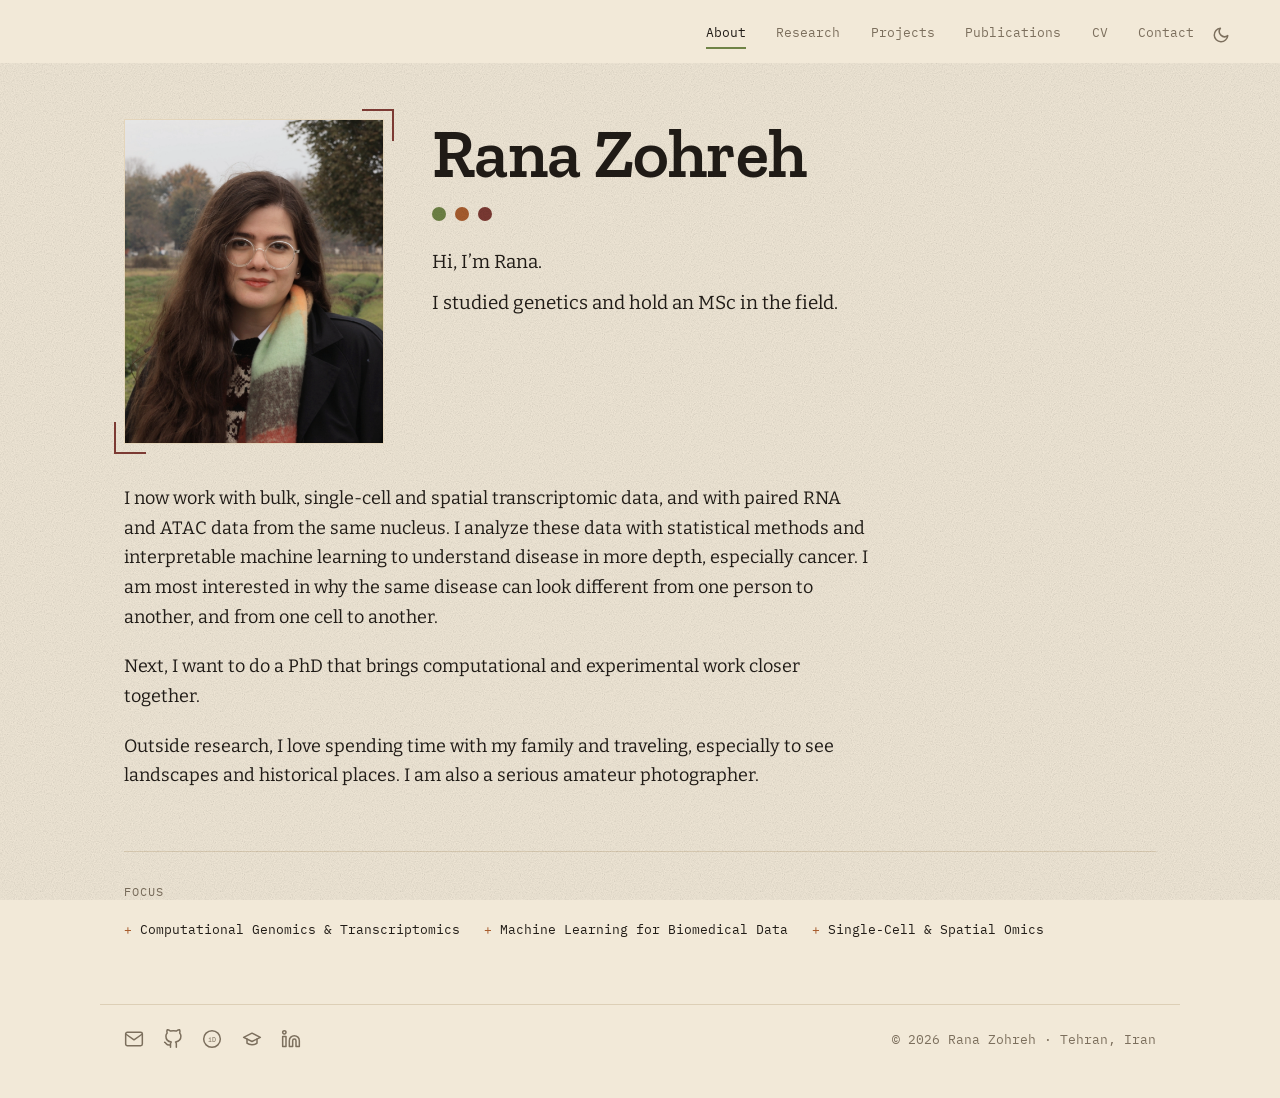
<file: index.html>
<!DOCTYPE html>
<html lang="en">
<head>
  <meta charset="UTF-8">
  <!-- makes the site scale correctly on phones -->
  <meta name="viewport" content="width=device-width, initial-scale=1.0">
  <meta property="og:type" content="website">
  <meta property="og:url" content="https://ranazohreh.com/">
  <meta property="og:title" content="Rana Zohreh · MSc in Genetics · Computational Biology">
  <meta property="og:description" content="Analysis of bulk, single-cell, spatial and multiome data to understand disease, especially cancer.">
  <meta property="og:image" content="https://ranazohreh.com/og-card.png?v=2">
  <meta name="twitter:card" content="summary_large_image">
  <meta name="twitter:title" content="Rana Zohreh · MSc in Genetics · Computational Biology">
  <meta name="twitter:description" content="Analysis of bulk, single-cell, spatial and multiome data to understand disease, especially cancer.">
  <meta name="twitter:image" content="https://ranazohreh.com/og-card.png?v=2">
  <title>Rana Zohreh</title>
  <script>
  (function(){try{var t=localStorage.getItem('theme')||(window.matchMedia('(prefers-color-scheme: dark)').matches?'dark':'light');document.documentElement.setAttribute('data-theme',t);}catch(e){}})();
  function toggleTheme(){var d=document.documentElement,c=d.getAttribute('data-theme')==='dark'?'light':'dark';d.setAttribute('data-theme',c);try{localStorage.setItem('theme',c);}catch(e){}}
  </script>
  <meta name="description" content="Analysis of bulk, single-cell, spatial and multiome data to understand disease, especially cancer.">

  <!-- Google Fonts: display, body, and monospace label face -->
  <link rel="preconnect" href="https://fonts.googleapis.com">
  <link rel="preconnect" href="https://fonts.gstatic.com" crossorigin>
  <link href="https://fonts.googleapis.com/css2?family=Zilla+Slab:wght@400;500;600;700&family=Bitter:wght@400;500;600;700&family=IBM+Plex+Mono:wght@400;500&display=swap" rel="stylesheet">

  <!-- our stylesheet -->
  <link rel="stylesheet" href="style.css">
  <link rel="icon" type="image/svg+xml" href="favicon.svg">
  <link rel="icon" type="image/png" sizes="64x64" href="favicon-64.png">
  <link rel="apple-touch-icon" href="favicon-64.png">
</head>
<body class="home">

  <!-- ===== HEADER / NAV (same on every page) ===== -->
  <header class="site-header">
    <a href="/" class="logo" aria-label="Home"><svg viewBox="0 0 24 24" width="22" height="22" fill="none" stroke="currentColor" stroke-width="2" stroke-linecap="round" stroke-linejoin="round"><path d="M3 10.5 12 3l9 7.5"/><path d="M5 9.5V21h14V9.5"/></svg></a>
    <input type="checkbox" id="nav-toggle" class="nav-cb">
    <label for="nav-toggle" class="nav-toggle" aria-label="Menu"><svg viewBox="0 0 24 24" fill="none" stroke="currentColor" stroke-width="2" stroke-linecap="round"><path d="M3 6h18M3 12h18M3 18h18"/></svg></label>
    <nav class="site-nav">
      <a href="/" class="is-active">About</a>
      <a href="research">Research</a>
      <a href="projects">Projects</a>
      <a href="publications">Publications</a>
      <a href="cv">CV</a>
      <a href="contact">Contact</a>
    </nav>
    <button class="theme-toggle" aria-label="Toggle dark mode" onclick="toggleTheme()"><svg class="icon-moon" viewBox="0 0 24 24" fill="none" stroke="currentColor" stroke-width="2" stroke-linecap="round" stroke-linejoin="round"><path d="M21 12.8A9 9 0 1 1 11.2 3 7 7 0 0 0 21 12.8z"/></svg><svg class="icon-sun" viewBox="0 0 24 24" fill="none" stroke="currentColor" stroke-width="2" stroke-linecap="round" stroke-linejoin="round"><circle cx="12" cy="12" r="4"/><path d="M12 2v2M12 20v2M2 12h2M20 12h2M5 5l1.4 1.4M17.2 17.2 18.6 18.6M18.6 5.4 17.2 6.8M6.8 17.2 5.4 18.6"/></svg></button>
    <div id="scroll-progress"></div>
  </header>

  <main>
    <!-- ===== HERO ===== -->
    <section class="hero">
      <div class="hero-text">
        <h1>Rana Zohreh</h1>
        <div class="dots" aria-hidden="true"><span></span><span></span><span></span></div>
        <p class="lede">Hi, I’m Rana.</p>
        <p class="lede">I studied genetics and hold an MSc in the field.</p>
      </div>

      <!-- PORTRAIT: replace rana.jpg with your photo (4:5 portrait, ~640x800).
           Until then, the placeholder below is shown automatically. -->
      <figure class="portrait">
        <img src="rana.jpg" alt="Portrait of Rana Zohreh"
             onerror="this.onerror=null; this.src='profile.svg';">
      </figure>
    </section>

    <!-- ===== ABOUT BODY ===== -->
    <section class="prose">
      <p>
        I now work with bulk, single-cell and spatial transcriptomic data, and with
        paired RNA and ATAC data from the same nucleus. I analyze these data with
        statistical methods and interpretable machine learning to understand disease
        in more depth, especially cancer. I am most interested in why the same
        disease can look different from one person to another, and from one cell to
        another.
      </p>
      <p>
        Next, I want to do a PhD that brings computational and experimental work
        closer together.
      </p>
      <p>
        Outside research, I love spending time with my family and traveling,
        especially to see landscapes and historical places. I am also a serious
        amateur photographer.
      </p>
    </section>

    <!-- ===== FOCUS AREAS (mono labels) ===== -->
    <section class="focus">
      <span class="focus-label">Focus</span>
      <ul class="focus-list">
        <li>Computational Genomics &amp; Transcriptomics</li>
        <li>Machine Learning for Biomedical Data</li>
        <li>Single-Cell &amp; Spatial Omics</li>
      </ul>
    </section>
  </main>

  <!-- ===== FOOTER (same on every page) ===== -->
  <footer class="site-footer">
    <div class="footer-links">
      <a href="https://mail.google.com/mail/?view=cm&amp;fs=1&amp;to=ranazohreh@gmail.com" target="_blank" rel="noopener noreferrer" aria-label="Email" title="Email"><svg viewBox="0 0 24 24" fill="none" stroke="currentColor" stroke-width="1.8" stroke-linecap="round" stroke-linejoin="round"><rect x="2" y="4" width="20" height="16" rx="2"/><path d="m2 6 10 7L22 6"/></svg></a>
      <a href="https://github.com/ranazohreh" target="_blank" rel="noopener noreferrer" aria-label="GitHub" title="GitHub"><svg viewBox="0 0 24 24" fill="none" stroke="currentColor" stroke-width="1.8" stroke-linecap="round" stroke-linejoin="round"><path d="M9 19c-5 1.5-5-2.5-7-3m14 6v-3.87a3.37 3.37 0 0 0-.94-2.61c3.14-.35 6.44-1.54 6.44-7A5.44 5.44 0 0 0 20 4.77 5.07 5.07 0 0 0 19.91 1S18.73.65 16 2.48a13.38 13.38 0 0 0-7 0C6.27.65 5.09 1 5.09 1A5.07 5.07 0 0 0 5 4.77a5.44 5.44 0 0 0-1.5 3.78c0 5.42 3.3 6.61 6.44 7A3.37 3.37 0 0 0 9 18.13V22"/></svg></a>
      <a href="https://orcid.org/0009-0005-7053-2197" target="_blank" rel="noopener noreferrer" aria-label="ORCID" title="ORCID"><svg viewBox="0 0 24 24" fill="none" stroke="currentColor" stroke-width="1.8"><circle cx="12" cy="12" r="10"/><text x="12" y="15.5" text-anchor="middle" font-family="monospace" font-size="8" fill="currentColor" stroke="none">iD</text></svg></a>
      <a href="https://scholar.google.com/citations?hl=en&amp;user=mZwZX9kAAAAJ" target="_blank" rel="noopener noreferrer" aria-label="Google Scholar" title="Google Scholar"><svg viewBox="0 0 24 24" fill="none" stroke="currentColor" stroke-width="1.8" stroke-linecap="round" stroke-linejoin="round"><path d="M22 10 12 5 2 10l10 5 10-5Z"/><path d="M6 12v5c3 2.5 9 2.5 12 0v-5"/></svg></a>
      <a href="https://www.linkedin.com/in/ranazohreh" target="_blank" rel="noopener noreferrer" aria-label="LinkedIn" title="LinkedIn"><svg viewBox="0 0 24 24" fill="none" stroke="currentColor" stroke-width="1.8" stroke-linecap="round" stroke-linejoin="round"><path d="M16 8a6 6 0 0 1 6 6v7h-4v-7a2 2 0 0 0-4 0v7h-4v-7a6 6 0 0 1 6-6z"/><rect x="2" y="9" width="4" height="12"/><circle cx="4" cy="4" r="2"/></svg></a>
    </div>
    <p class="footer-note">&copy; 2026 Rana Zohreh &middot; Tehran, Iran</p>
  </footer>

  <script>
  (function(){var last=0;function upd(){var el=document.getElementById('scroll-progress');if(!el)return;var d=document.documentElement;var h=d.scrollHeight-d.clientHeight;var y=window.scrollY||d.scrollTop;el.style.width=(h>0?(y/h*100):0)+'%';el.style.background=(y>last)?'var(--amber)':'var(--ink)';last=y;}window.addEventListener('scroll',upd,{passive:true});window.addEventListener('resize',upd);document.addEventListener('DOMContentLoaded',upd);})();
  </script>
</body>
</html>
</file>
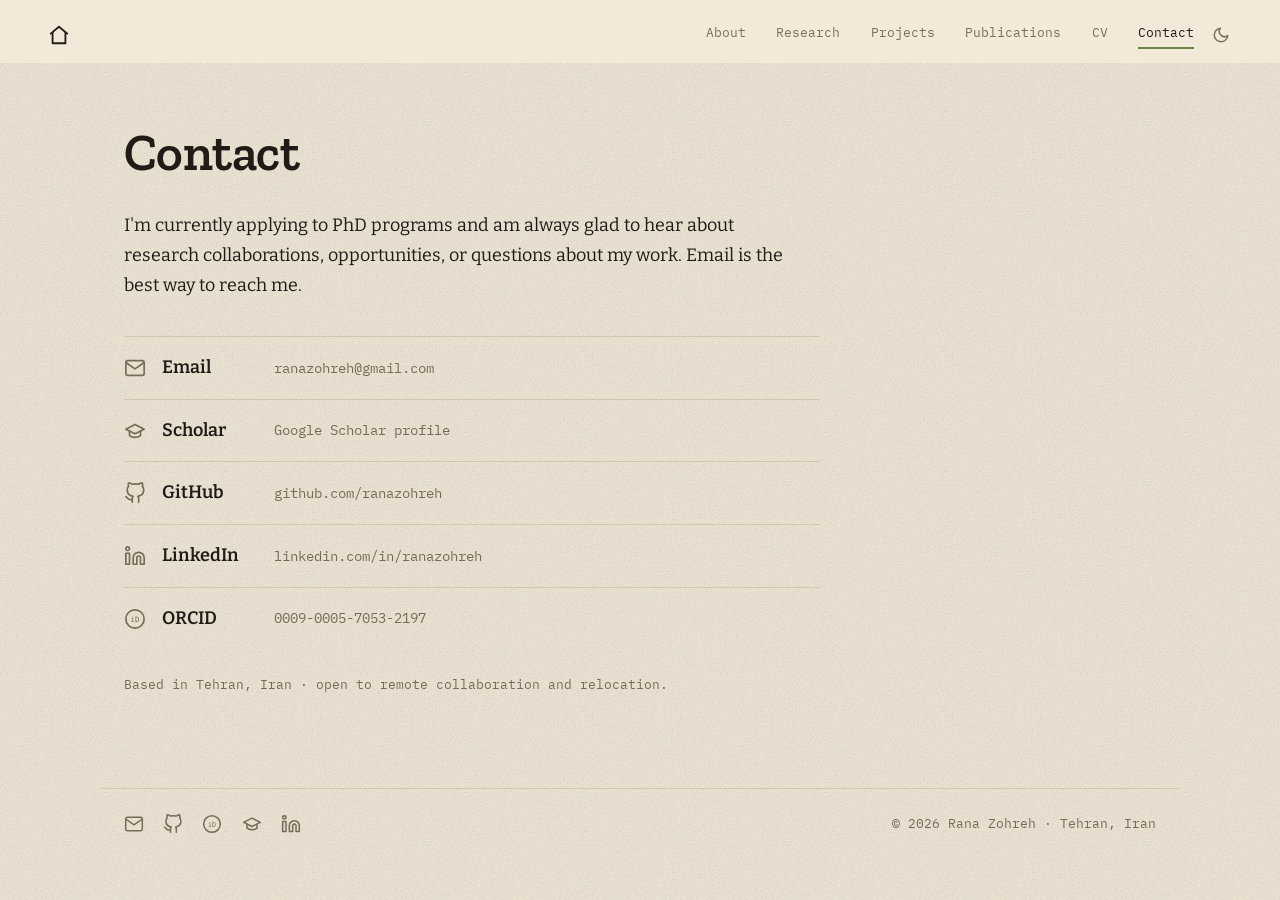
<file: contact.html>
<!DOCTYPE html>
<html lang="en">
<head>
  <meta charset="UTF-8">
  <meta name="viewport" content="width=device-width, initial-scale=1.0">
  <meta property="og:type" content="website">
  <meta property="og:url" content="https://ranazohreh.com/contact">
  <meta property="og:title" content="Rana Zohreh · MSc in Genetics · Computational Biology">
  <meta property="og:description" content="Analysis of bulk, single-cell, spatial and multiome data to understand disease, especially cancer.">
  <meta property="og:image" content="https://ranazohreh.com/og-card.png?v=2">
  <meta name="twitter:card" content="summary_large_image">
  <meta name="twitter:title" content="Rana Zohreh · MSc in Genetics · Computational Biology">
  <meta name="twitter:description" content="Analysis of bulk, single-cell, spatial and multiome data to understand disease, especially cancer.">
  <meta name="twitter:image" content="https://ranazohreh.com/og-card.png?v=2">
  <title>Contact — Rana Zohreh</title>
  <script>
  (function(){try{var t=localStorage.getItem('theme')||(window.matchMedia('(prefers-color-scheme: dark)').matches?'dark':'light');document.documentElement.setAttribute('data-theme',t);}catch(e){}})();
  function toggleTheme(){var d=document.documentElement,c=d.getAttribute('data-theme')==='dark'?'light':'dark';d.setAttribute('data-theme',c);try{localStorage.setItem('theme',c);}catch(e){}}
  </script>
  <link rel="preconnect" href="https://fonts.googleapis.com">
  <link rel="preconnect" href="https://fonts.gstatic.com" crossorigin>
  <link href="https://fonts.googleapis.com/css2?family=Zilla+Slab:wght@400;500;600;700&family=Bitter:wght@400;500;600;700&family=IBM+Plex+Mono:wght@400;500&display=swap" rel="stylesheet">
  <link rel="stylesheet" href="style.css">
  <link rel="icon" type="image/svg+xml" href="favicon.svg">
  <link rel="icon" type="image/png" sizes="64x64" href="favicon-64.png">
  <link rel="apple-touch-icon" href="favicon-64.png">
</head>
<body>
  <header class="site-header">
    <a href="/" class="logo" aria-label="Home"><svg viewBox="0 0 24 24" width="22" height="22" fill="none" stroke="currentColor" stroke-width="2" stroke-linecap="round" stroke-linejoin="round"><path d="M3 10.5 12 3l9 7.5"/><path d="M5 9.5V21h14V9.5"/></svg></a>
    <input type="checkbox" id="nav-toggle" class="nav-cb">
    <label for="nav-toggle" class="nav-toggle" aria-label="Menu"><svg viewBox="0 0 24 24" fill="none" stroke="currentColor" stroke-width="2" stroke-linecap="round"><path d="M3 6h18M3 12h18M3 18h18"/></svg></label>
    <nav class="site-nav">
      <a href="/">About</a>
      <a href="research">Research</a>
      <a href="projects">Projects</a>
      <a href="publications">Publications</a>
      <a href="cv">CV</a>
      <a href="contact" class="is-active">Contact</a>
    </nav>
    <button class="theme-toggle" aria-label="Toggle dark mode" onclick="toggleTheme()"><svg class="icon-moon" viewBox="0 0 24 24" fill="none" stroke="currentColor" stroke-width="2" stroke-linecap="round" stroke-linejoin="round"><path d="M21 12.8A9 9 0 1 1 11.2 3 7 7 0 0 0 21 12.8z"/></svg><svg class="icon-sun" viewBox="0 0 24 24" fill="none" stroke="currentColor" stroke-width="2" stroke-linecap="round" stroke-linejoin="round"><circle cx="12" cy="12" r="4"/><path d="M12 2v2M12 20v2M2 12h2M20 12h2M5 5l1.4 1.4M17.2 17.2 18.6 18.6M18.6 5.4 17.2 6.8M6.8 17.2 5.4 18.6"/></svg></button>
    <div id="scroll-progress"></div>
  </header>
  <main>
    <section class="page-intro">
      <h1>Contact</h1>
      <p class="page-lede">
        I'm currently applying to PhD programs and am always glad to hear about
        research collaborations, opportunities, or questions about my work. Email is
        the best way to reach me.
      </p>

      <div class="contact-list">
        <a class="contact-row" href="https://mail.google.com/mail/?view=cm&amp;fs=1&amp;to=ranazohreh@gmail.com" target="_blank" rel="noopener noreferrer">
          <svg viewBox="0 0 24 24" fill="none" stroke="currentColor" stroke-width="1.8" stroke-linecap="round" stroke-linejoin="round"><rect x="2" y="4" width="20" height="16" rx="2"/><path d="m2 6 10 7L22 6"/></svg>
          <span class="c-label">Email</span><span class="c-val">ranazohreh@gmail.com</span>
        </a>
        <a class="contact-row" href="https://scholar.google.com/citations?hl=en&amp;user=mZwZX9kAAAAJ" target="_blank" rel="noopener noreferrer">
          <svg viewBox="0 0 24 24" fill="none" stroke="currentColor" stroke-width="1.8" stroke-linecap="round" stroke-linejoin="round"><path d="M22 10 12 5 2 10l10 5 10-5Z"/><path d="M6 12v5c3 2.5 9 2.5 12 0v-5"/></svg>
          <span class="c-label">Scholar</span><span class="c-val">Google Scholar profile</span>
        </a>
        <a class="contact-row" href="https://github.com/ranazohreh" target="_blank" rel="noopener noreferrer">
          <svg viewBox="0 0 24 24" fill="none" stroke="currentColor" stroke-width="1.8" stroke-linecap="round" stroke-linejoin="round"><path d="M9 19c-5 1.5-5-2.5-7-3m14 6v-3.87a3.37 3.37 0 0 0-.94-2.61c3.14-.35 6.44-1.54 6.44-7A5.44 5.44 0 0 0 20 4.77 5.07 5.07 0 0 0 19.91 1S18.73.65 16 2.48a13.38 13.38 0 0 0-7 0C6.27.65 5.09 1 5.09 1A5.07 5.07 0 0 0 5 4.77a5.44 5.44 0 0 0-1.5 3.78c0 5.42 3.3 6.61 6.44 7A3.37 3.37 0 0 0 9 18.13V22"/></svg>
          <span class="c-label">GitHub</span><span class="c-val">github.com/ranazohreh</span>
        </a>
        <a class="contact-row" href="https://www.linkedin.com/in/ranazohreh" target="_blank" rel="noopener noreferrer">
          <svg viewBox="0 0 24 24" fill="none" stroke="currentColor" stroke-width="1.8" stroke-linecap="round" stroke-linejoin="round"><path d="M16 8a6 6 0 0 1 6 6v7h-4v-7a2 2 0 0 0-4 0v7h-4v-7a6 6 0 0 1 6-6z"/><rect x="2" y="9" width="4" height="12"/><circle cx="4" cy="4" r="2"/></svg>
          <span class="c-label">LinkedIn</span><span class="c-val">linkedin.com/in/ranazohreh</span>
        </a>
        <a class="contact-row" href="https://orcid.org/0009-0005-7053-2197" target="_blank" rel="noopener noreferrer">
          <svg viewBox="0 0 24 24" fill="none" stroke="currentColor" stroke-width="1.8"><circle cx="12" cy="12" r="10"/><text x="12" y="15.5" text-anchor="middle" font-family="monospace" font-size="8" fill="currentColor" stroke="none">iD</text></svg>
          <span class="c-label">ORCID</span><span class="c-val">0009-0005-7053-2197</span>
        </a>
      </div>

      <p class="contact-note">Based in Tehran, Iran &middot; open to remote collaboration and relocation.</p>
    </section>
  </main>
  <footer class="site-footer">
    <div class="footer-links">
      <a href="https://mail.google.com/mail/?view=cm&amp;fs=1&amp;to=ranazohreh@gmail.com" target="_blank" rel="noopener noreferrer" aria-label="Email" title="Email"><svg viewBox="0 0 24 24" fill="none" stroke="currentColor" stroke-width="1.8" stroke-linecap="round" stroke-linejoin="round"><rect x="2" y="4" width="20" height="16" rx="2"/><path d="m2 6 10 7L22 6"/></svg></a>
      <a href="https://github.com/ranazohreh" target="_blank" rel="noopener noreferrer" aria-label="GitHub" title="GitHub"><svg viewBox="0 0 24 24" fill="none" stroke="currentColor" stroke-width="1.8" stroke-linecap="round" stroke-linejoin="round"><path d="M9 19c-5 1.5-5-2.5-7-3m14 6v-3.87a3.37 3.37 0 0 0-.94-2.61c3.14-.35 6.44-1.54 6.44-7A5.44 5.44 0 0 0 20 4.77 5.07 5.07 0 0 0 19.91 1S18.73.65 16 2.48a13.38 13.38 0 0 0-7 0C6.27.65 5.09 1 5.09 1A5.07 5.07 0 0 0 5 4.77a5.44 5.44 0 0 0-1.5 3.78c0 5.42 3.3 6.61 6.44 7A3.37 3.37 0 0 0 9 18.13V22"/></svg></a>
      <a href="https://orcid.org/0009-0005-7053-2197" target="_blank" rel="noopener noreferrer" aria-label="ORCID" title="ORCID"><svg viewBox="0 0 24 24" fill="none" stroke="currentColor" stroke-width="1.8"><circle cx="12" cy="12" r="10"/><text x="12" y="15.5" text-anchor="middle" font-family="monospace" font-size="8" fill="currentColor" stroke="none">iD</text></svg></a>
      <a href="https://scholar.google.com/citations?hl=en&amp;user=mZwZX9kAAAAJ" target="_blank" rel="noopener noreferrer" aria-label="Google Scholar" title="Google Scholar"><svg viewBox="0 0 24 24" fill="none" stroke="currentColor" stroke-width="1.8" stroke-linecap="round" stroke-linejoin="round"><path d="M22 10 12 5 2 10l10 5 10-5Z"/><path d="M6 12v5c3 2.5 9 2.5 12 0v-5"/></svg></a>
      <a href="https://www.linkedin.com/in/ranazohreh" target="_blank" rel="noopener noreferrer" aria-label="LinkedIn" title="LinkedIn"><svg viewBox="0 0 24 24" fill="none" stroke="currentColor" stroke-width="1.8" stroke-linecap="round" stroke-linejoin="round"><path d="M16 8a6 6 0 0 1 6 6v7h-4v-7a2 2 0 0 0-4 0v7h-4v-7a6 6 0 0 1 6-6z"/><rect x="2" y="9" width="4" height="12"/><circle cx="4" cy="4" r="2"/></svg></a>
    </div>
    <p class="footer-note">&copy; 2026 Rana Zohreh &middot; Tehran, Iran</p>
  </footer>
  <script>
  (function(){var last=0;function upd(){var el=document.getElementById('scroll-progress');if(!el)return;var d=document.documentElement;var h=d.scrollHeight-d.clientHeight;var y=window.scrollY||d.scrollTop;el.style.width=(h>0?(y/h*100):0)+'%';el.style.background=(y>last)?'var(--amber)':'var(--ink)';last=y;}window.addEventListener('scroll',upd,{passive:true});window.addEventListener('resize',upd);document.addEventListener('DOMContentLoaded',upd);})();
  </script>
</body>
</html>
</file>
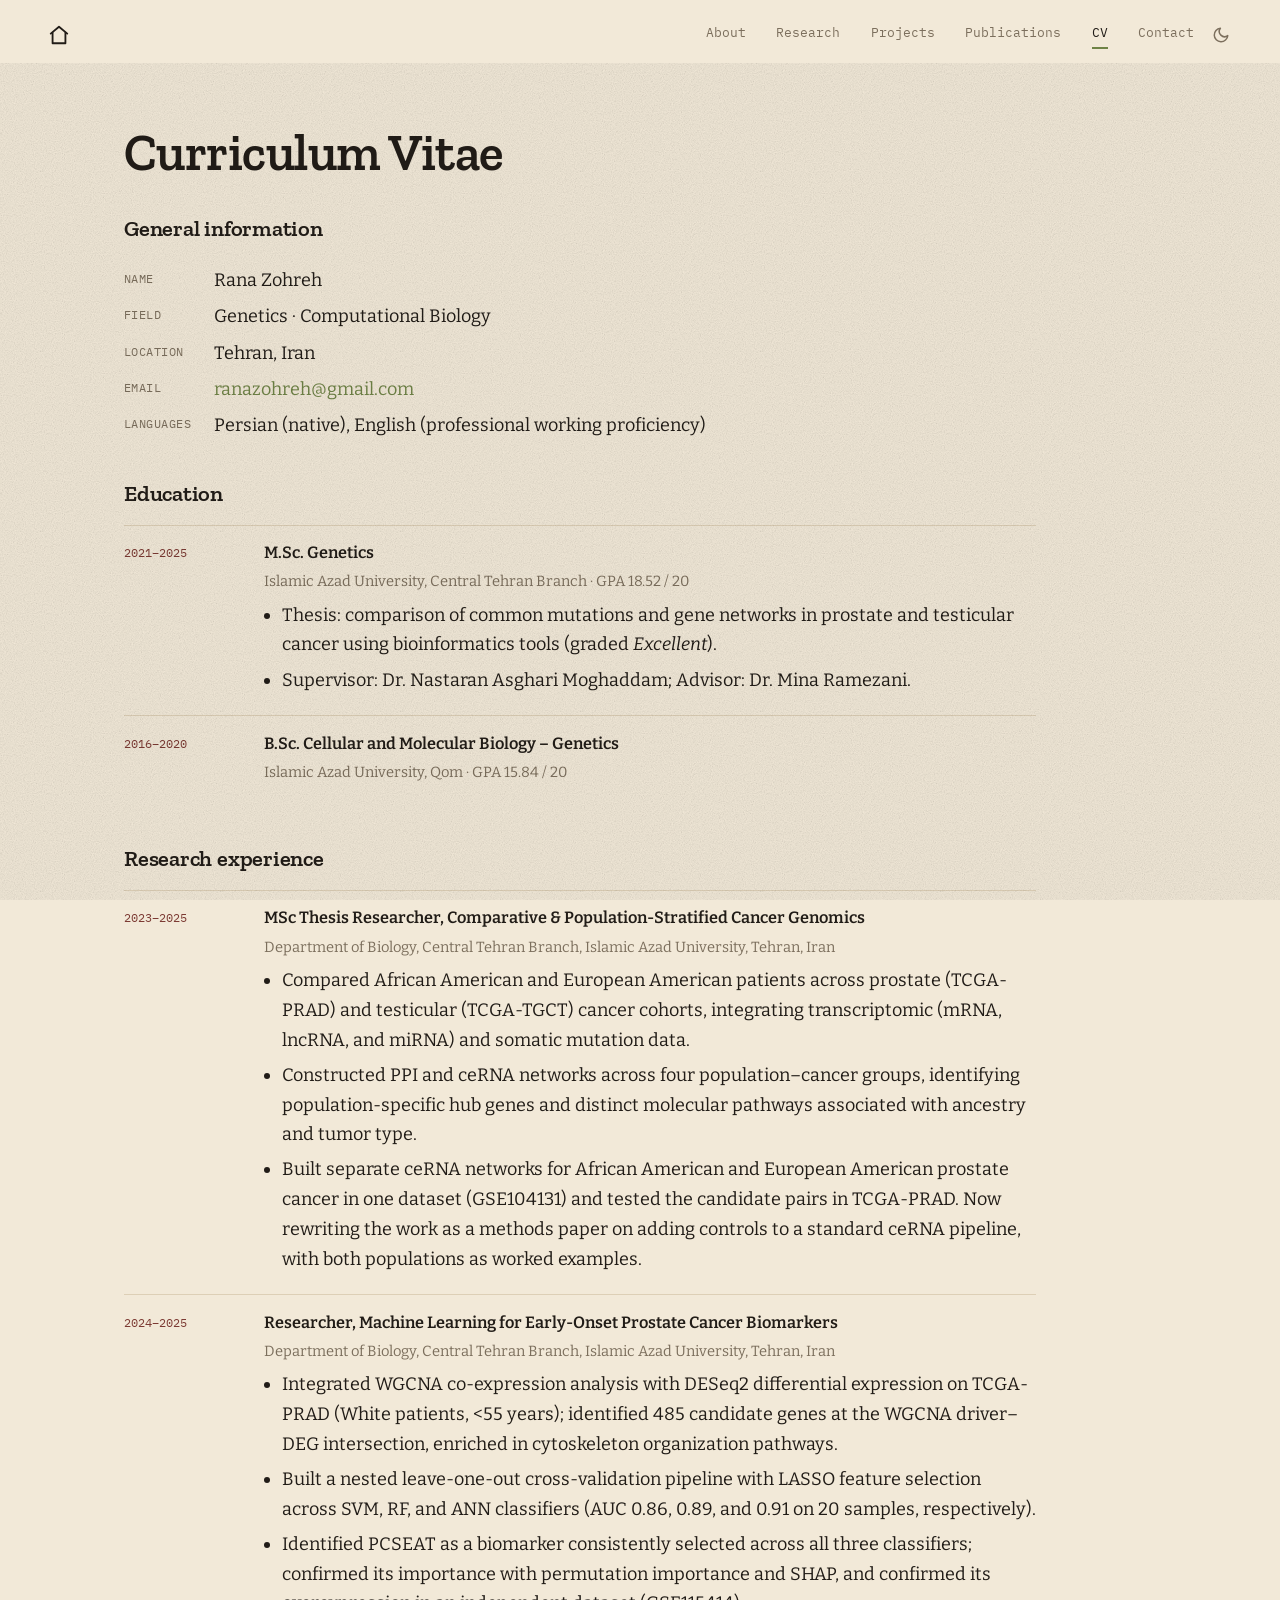
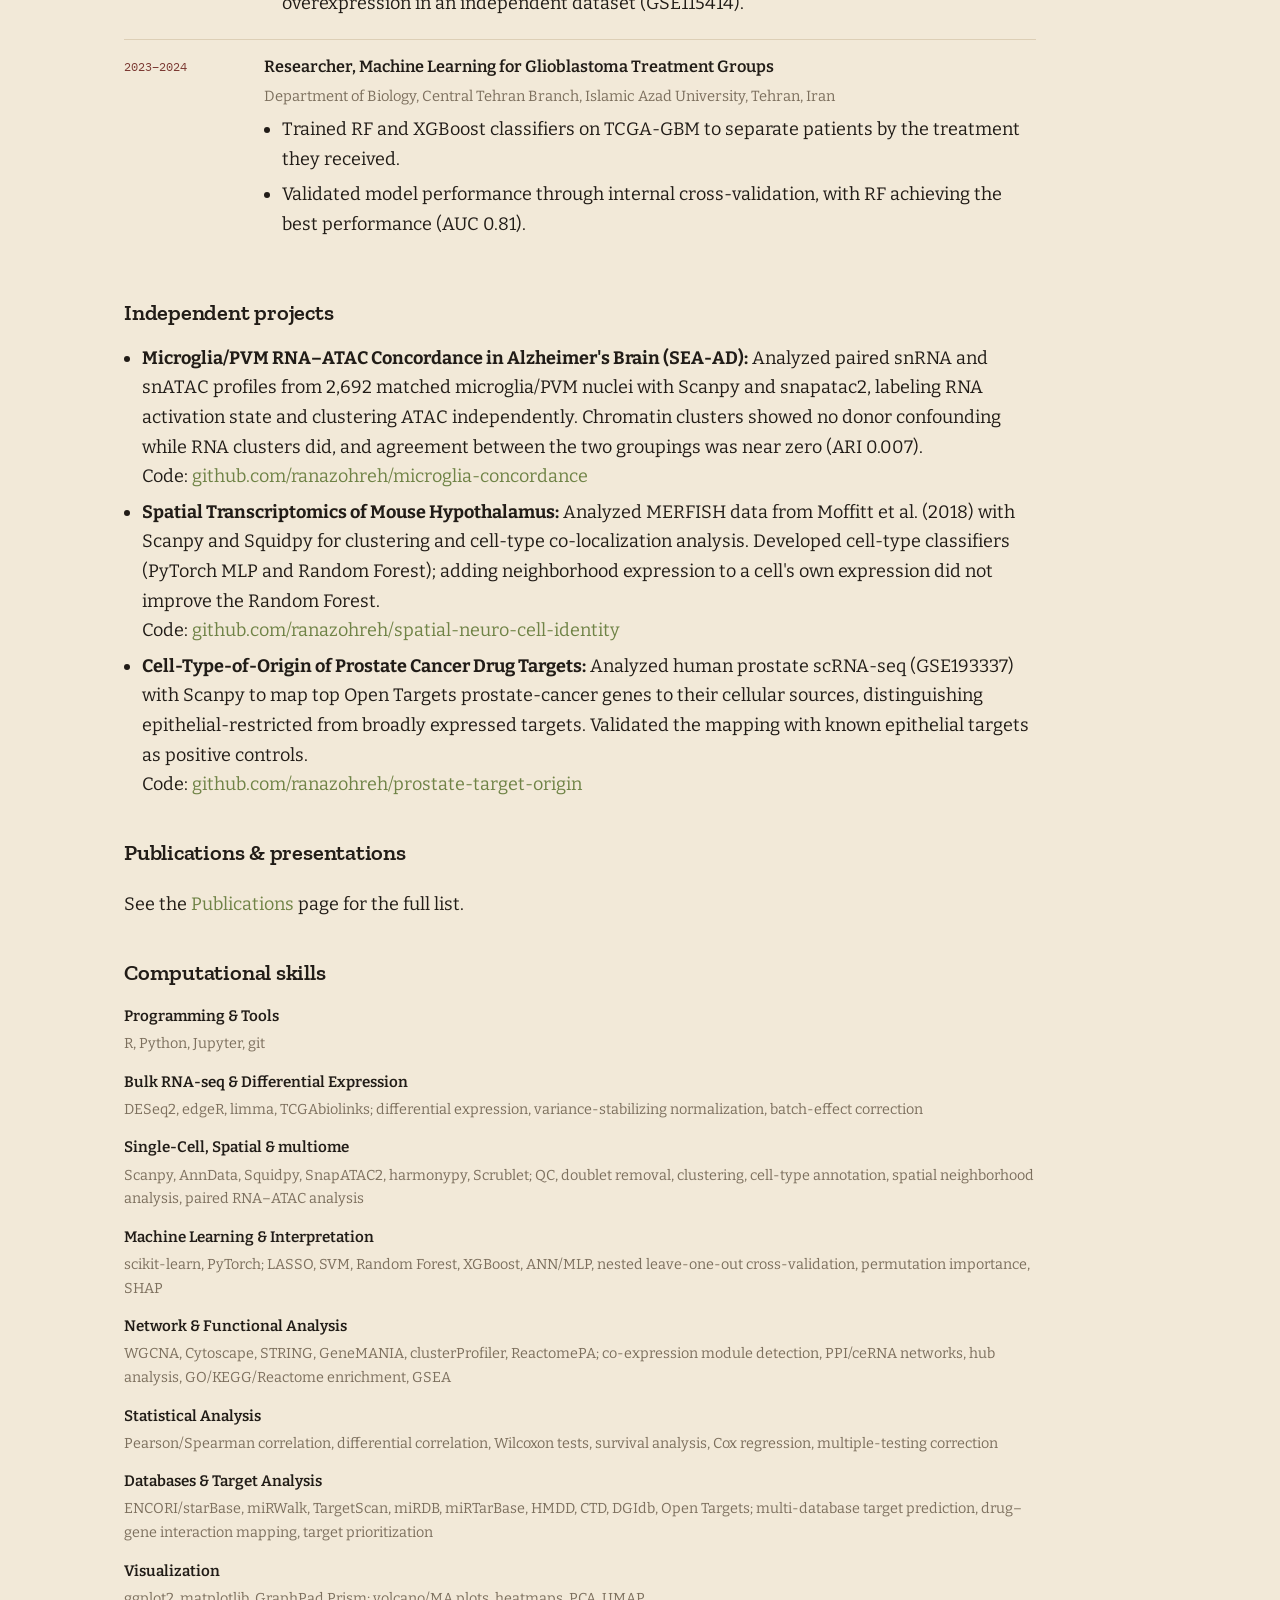
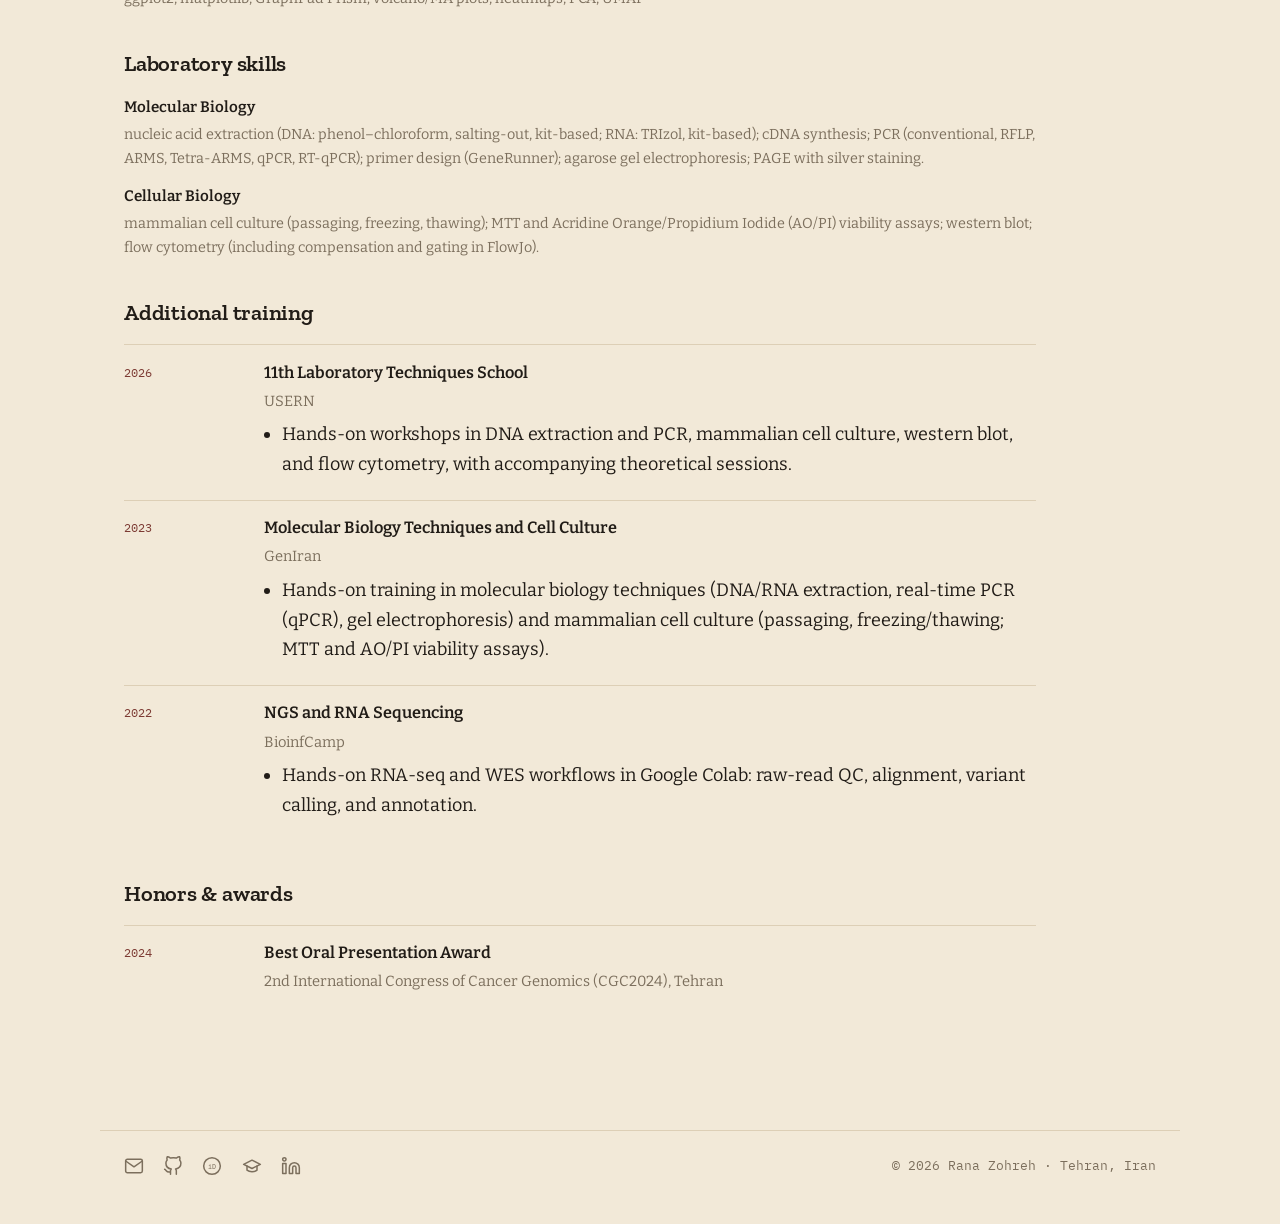
<file: cv.html>
<!DOCTYPE html>
<html lang="en">
<head>
  <meta charset="UTF-8">
  <meta name="viewport" content="width=device-width, initial-scale=1.0">
  <meta property="og:type" content="website">
  <meta property="og:url" content="https://ranazohreh.com/cv">
  <meta property="og:title" content="Rana Zohreh · MSc in Genetics · Computational Biology">
  <meta property="og:description" content="Analysis of bulk, single-cell, spatial and multiome data to understand disease, especially cancer.">
  <meta property="og:image" content="https://ranazohreh.com/og-card.png?v=2">
  <meta name="twitter:card" content="summary_large_image">
  <meta name="twitter:title" content="Rana Zohreh · MSc in Genetics · Computational Biology">
  <meta name="twitter:description" content="Analysis of bulk, single-cell, spatial and multiome data to understand disease, especially cancer.">
  <meta name="twitter:image" content="https://ranazohreh.com/og-card.png?v=2">
  <title>CV — Rana Zohreh</title>
  <script>
  (function(){try{var t=localStorage.getItem('theme')||(window.matchMedia('(prefers-color-scheme: dark)').matches?'dark':'light');document.documentElement.setAttribute('data-theme',t);}catch(e){}})();
  function toggleTheme(){var d=document.documentElement,c=d.getAttribute('data-theme')==='dark'?'light':'dark';d.setAttribute('data-theme',c);try{localStorage.setItem('theme',c);}catch(e){}}
  </script>
  <link rel="preconnect" href="https://fonts.googleapis.com">
  <link rel="preconnect" href="https://fonts.gstatic.com" crossorigin>
  <link href="https://fonts.googleapis.com/css2?family=Zilla+Slab:wght@400;500;600;700&family=Bitter:wght@400;500;600;700&family=IBM+Plex+Mono:wght@400;500&display=swap" rel="stylesheet">
  <link rel="stylesheet" href="style.css">
  <link rel="icon" type="image/svg+xml" href="favicon.svg">
  <link rel="icon" type="image/png" sizes="64x64" href="favicon-64.png">
  <link rel="apple-touch-icon" href="favicon-64.png">
</head>
<body>
  <header class="site-header">
    <a href="/" class="logo" aria-label="Home"><svg viewBox="0 0 24 24" width="22" height="22" fill="none" stroke="currentColor" stroke-width="2" stroke-linecap="round" stroke-linejoin="round"><path d="M3 10.5 12 3l9 7.5"/><path d="M5 9.5V21h14V9.5"/></svg></a>
    <input type="checkbox" id="nav-toggle" class="nav-cb">
    <label for="nav-toggle" class="nav-toggle" aria-label="Menu"><svg viewBox="0 0 24 24" fill="none" stroke="currentColor" stroke-width="2" stroke-linecap="round"><path d="M3 6h18M3 12h18M3 18h18"/></svg></label>
    <nav class="site-nav">
      <a href="/">About</a>
      <a href="research">Research</a>
      <a href="projects">Projects</a>
      <a href="publications">Publications</a>
      <a href="cv" class="is-active">CV</a>
      <a href="contact">Contact</a>
    </nav>
    <button class="theme-toggle" aria-label="Toggle dark mode" onclick="toggleTheme()"><svg class="icon-moon" viewBox="0 0 24 24" fill="none" stroke="currentColor" stroke-width="2" stroke-linecap="round" stroke-linejoin="round"><path d="M21 12.8A9 9 0 1 1 11.2 3 7 7 0 0 0 21 12.8z"/></svg><svg class="icon-sun" viewBox="0 0 24 24" fill="none" stroke="currentColor" stroke-width="2" stroke-linecap="round" stroke-linejoin="round"><circle cx="12" cy="12" r="4"/><path d="M12 2v2M12 20v2M2 12h2M20 12h2M5 5l1.4 1.4M17.2 17.2 18.6 18.6M18.6 5.4 17.2 6.8M6.8 17.2 5.4 18.6"/></svg></button>
    <div id="scroll-progress"></div>
  </header>
  <main>
    <section class="page-intro">
      <h1>Curriculum Vitae</h1>

      <div class="cv-section">
        <h2>General information</h2>
        <dl class="cv-info">
          <dt>Name</dt><dd>Rana Zohreh</dd>
          <dt>Field</dt><dd>Genetics &middot; Computational Biology</dd>
          <dt>Location</dt><dd>Tehran, Iran</dd>
          <dt>Email</dt><dd><a href="https://mail.google.com/mail/?view=cm&amp;fs=1&amp;to=ranazohreh@gmail.com" target="_blank" rel="noopener noreferrer">ranazohreh@gmail.com</a></dd>
          <dt>Languages</dt><dd>Persian (native), English (professional working proficiency)</dd>
        </dl>
      </div>

      <div class="cv-section">
        <h2>Education</h2>
        <div class="cv-row"><div class="cv-date">2021&ndash;2025</div>
          <div class="cv-entry"><h3>M.Sc. Genetics</h3>
            <p class="org">Islamic Azad University, Central Tehran Branch &middot; GPA 18.52 / 20</p>
            <ul>
              <li>Thesis: comparison of common mutations and gene networks in prostate and testicular cancer using bioinformatics tools (graded <em>Excellent</em>).</li>
              <li>Supervisor: Dr. Nastaran Asghari Moghaddam; Advisor: Dr. Mina Ramezani.</li>
            </ul>
          </div></div>
        <div class="cv-row"><div class="cv-date">2016&ndash;2020</div>
          <div class="cv-entry"><h3>B.Sc. Cellular and Molecular Biology &ndash; Genetics</h3>
            <p class="org">Islamic Azad University, Qom &middot; GPA 15.84 / 20</p>
          </div></div>
      </div>

      <div class="cv-section">
        <h2>Research experience</h2>
        <div class="cv-row"><div class="cv-date">2023&ndash;2025</div>
          <div class="cv-entry"><h3>MSc Thesis Researcher, Comparative &amp; Population-Stratified Cancer Genomics</h3>
            <p class="org">Department of Biology, Central Tehran Branch, Islamic Azad University, Tehran, Iran</p>
            <ul>
              <li>Compared African American and European American patients across prostate (TCGA-PRAD) and testicular (TCGA-TGCT) cancer cohorts, integrating transcriptomic (mRNA, lncRNA, and miRNA) and somatic mutation data.</li>
              <li>Constructed PPI and ceRNA networks across four population&ndash;cancer groups, identifying population-specific hub genes and distinct molecular pathways associated with ancestry and tumor type.</li>
              <li>Built separate ceRNA networks for African American and European American prostate cancer in one dataset (GSE104131) and tested the candidate pairs in TCGA-PRAD. Now rewriting the work as a methods paper on adding controls to a standard ceRNA pipeline, with both populations as worked examples.</li>
            </ul>
          </div></div>
        <div class="cv-row"><div class="cv-date">2024&ndash;2025</div>
          <div class="cv-entry"><h3>Researcher, Machine Learning for Early-Onset Prostate Cancer Biomarkers</h3>
            <p class="org">Department of Biology, Central Tehran Branch, Islamic Azad University, Tehran, Iran</p>
            <ul>
              <li>Integrated WGCNA co-expression analysis with DESeq2 differential expression on TCGA-PRAD (White patients, &lt;55 years); identified 485 candidate genes at the WGCNA driver&ndash;DEG intersection, enriched in cytoskeleton organization pathways.</li>
              <li>Built a nested leave-one-out cross-validation pipeline with LASSO feature selection across SVM, RF, and ANN classifiers (AUC 0.86, 0.89, and 0.91 on 20 samples, respectively).</li>
              <li>Identified PCSEAT as a biomarker consistently selected across all three classifiers; confirmed its importance with permutation importance and SHAP, and confirmed its overexpression in an independent dataset (GSE115414).</li>
            </ul>
          </div></div>
        <div class="cv-row"><div class="cv-date">2023&ndash;2024</div>
          <div class="cv-entry"><h3>Researcher, Machine Learning for Glioblastoma Treatment Groups</h3>
            <p class="org">Department of Biology, Central Tehran Branch, Islamic Azad University, Tehran, Iran</p>
            <ul>
              <li>Trained RF and XGBoost classifiers on TCGA-GBM to separate patients by the treatment they received.</li>
              <li>Validated model performance through internal cross-validation, with RF achieving the best performance (AUC 0.81).</li>
            </ul>
          </div></div>
      </div>

      <div class="cv-section">
        <h2>Independent projects</h2>
        <div class="cv-entry">
          <ul>
            <li><strong>Microglia/PVM RNA&ndash;ATAC Concordance in Alzheimer's Brain (SEA-AD):</strong> Analyzed paired snRNA and snATAC profiles from 2,692 matched microglia/PVM nuclei with Scanpy and snapatac2, labeling RNA activation state and clustering ATAC independently. Chromatin clusters showed no donor confounding while RNA clusters did, and agreement between the two groupings was near zero (ARI 0.007).<br>
              Code: <a href="https://github.com/ranazohreh/microglia-concordance" target="_blank" rel="noopener noreferrer">github.com/ranazohreh/microglia-concordance</a></li>
            <li><strong>Spatial Transcriptomics of Mouse Hypothalamus:</strong> Analyzed MERFISH data from Moffitt et al. (2018) with Scanpy and Squidpy for clustering and cell-type co-localization analysis. Developed cell-type classifiers (PyTorch MLP and Random Forest); adding neighborhood expression to a cell's own expression did not improve the Random Forest.<br>
              Code: <a href="https://github.com/ranazohreh/spatial-neuro-cell-identity" target="_blank" rel="noopener noreferrer">github.com/ranazohreh/spatial-neuro-cell-identity</a></li>
            <li><strong>Cell-Type-of-Origin of Prostate Cancer Drug Targets:</strong> Analyzed human prostate scRNA-seq (GSE193337) with Scanpy to map top Open Targets prostate-cancer genes to their cellular sources, distinguishing epithelial-restricted from broadly expressed targets. Validated the mapping with known epithelial targets as positive controls.<br>
              Code: <a href="https://github.com/ranazohreh/prostate-target-origin" target="_blank" rel="noopener noreferrer">github.com/ranazohreh/prostate-target-origin</a></li>
          </ul>
        </div>
      </div>

      <div class="cv-section">
        <h2>Publications &amp; presentations</h2>
        <p class="org">See the <a href="publications">Publications</a> page for the full list.</p>
      </div>

      <div class="cv-section">
        <h2>Computational skills</h2>
        <div class="skills-group"><h3>Programming &amp; Tools</h3><p>R, Python, Jupyter, git</p></div>
        <div class="skills-group"><h3>Bulk RNA-seq &amp; Differential Expression</h3><p>DESeq2, edgeR, limma, TCGAbiolinks; differential expression, variance-stabilizing normalization, batch-effect correction</p></div>
        <div class="skills-group"><h3>Single-Cell, Spatial &amp; multiome</h3><p>Scanpy, AnnData, Squidpy, SnapATAC2, harmonypy, Scrublet; QC, doublet removal, clustering, cell-type annotation, spatial neighborhood analysis, paired RNA&ndash;ATAC analysis</p></div>
        <div class="skills-group"><h3>Machine Learning &amp; Interpretation</h3><p>scikit-learn, PyTorch; LASSO, SVM, Random Forest, XGBoost, ANN/MLP, nested leave-one-out cross-validation, permutation importance, SHAP</p></div>
        <div class="skills-group"><h3>Network &amp; Functional Analysis</h3><p>WGCNA, Cytoscape, STRING, GeneMANIA, clusterProfiler, ReactomePA; co-expression module detection, PPI/ceRNA networks, hub analysis, GO/KEGG/Reactome enrichment, GSEA</p></div>
        <div class="skills-group"><h3>Statistical Analysis</h3><p>Pearson/Spearman correlation, differential correlation, Wilcoxon tests, survival analysis, Cox regression, multiple-testing correction</p></div>
        <div class="skills-group"><h3>Databases &amp; Target Analysis</h3><p>ENCORI/starBase, miRWalk, TargetScan, miRDB, miRTarBase, HMDD, CTD, DGIdb, Open Targets; multi-database target prediction, drug&ndash;gene interaction mapping, target prioritization</p></div>
        <div class="skills-group"><h3>Visualization</h3><p>ggplot2, matplotlib, GraphPad Prism; volcano/MA plots, heatmaps, PCA, UMAP</p></div>
      </div>

      <div class="cv-section">
        <h2>Laboratory skills</h2>
        <div class="skills-group"><h3>Molecular Biology</h3><p>nucleic acid extraction (DNA: phenol&ndash;chloroform, salting-out, kit-based; RNA: TRIzol, kit-based); cDNA synthesis; PCR (conventional, RFLP, ARMS, Tetra-ARMS, qPCR, RT-qPCR); primer design (GeneRunner); agarose gel electrophoresis; PAGE with silver staining.</p></div>
        <div class="skills-group"><h3>Cellular Biology</h3><p>mammalian cell culture (passaging, freezing, thawing); MTT and Acridine Orange/Propidium Iodide (AO/PI) viability assays; western blot; flow cytometry (including compensation and gating in FlowJo).</p></div>
      </div>

      <div class="cv-section">
        <h2>Additional training</h2>
        <div class="cv-row"><div class="cv-date">2026</div>
          <div class="cv-entry"><h3>11th Laboratory Techniques School</h3>
            <p class="org">USERN</p>
            <ul><li>Hands-on workshops in DNA extraction and PCR, mammalian cell culture, western blot, and flow cytometry, with accompanying theoretical sessions.</li></ul>
          </div></div>
        <div class="cv-row"><div class="cv-date">2023</div>
          <div class="cv-entry"><h3>Molecular Biology Techniques and Cell Culture</h3>
            <p class="org">GenIran</p>
            <ul><li>Hands-on training in molecular biology techniques (DNA/RNA extraction, real-time PCR (qPCR), gel electrophoresis) and mammalian cell culture (passaging, freezing/thawing; MTT and AO/PI viability assays).</li></ul>
          </div></div>
        <div class="cv-row"><div class="cv-date">2022</div>
          <div class="cv-entry"><h3>NGS and RNA Sequencing</h3>
            <p class="org">BioinfCamp</p>
            <ul><li>Hands-on RNA-seq and WES workflows in Google Colab: raw-read QC, alignment, variant calling, and annotation.</li></ul>
          </div></div>
      </div>

      <div class="cv-section">
        <h2>Honors &amp; awards</h2>
        <div class="cv-row"><div class="cv-date">2024</div>
          <div class="cv-entry"><h3>Best Oral Presentation Award</h3>
            <p class="org">2nd International Congress of Cancer Genomics (CGC2024), Tehran</p>
          </div></div>
      </div>
    </section>
  </main>
  <footer class="site-footer">
    <div class="footer-links">
      <a href="https://mail.google.com/mail/?view=cm&amp;fs=1&amp;to=ranazohreh@gmail.com" target="_blank" rel="noopener noreferrer" aria-label="Email" title="Email"><svg viewBox="0 0 24 24" fill="none" stroke="currentColor" stroke-width="1.8" stroke-linecap="round" stroke-linejoin="round"><rect x="2" y="4" width="20" height="16" rx="2"/><path d="m2 6 10 7L22 6"/></svg></a>
      <a href="https://github.com/ranazohreh" target="_blank" rel="noopener noreferrer" aria-label="GitHub" title="GitHub"><svg viewBox="0 0 24 24" fill="none" stroke="currentColor" stroke-width="1.8" stroke-linecap="round" stroke-linejoin="round"><path d="M9 19c-5 1.5-5-2.5-7-3m14 6v-3.87a3.37 3.37 0 0 0-.94-2.61c3.14-.35 6.44-1.54 6.44-7A5.44 5.44 0 0 0 20 4.77 5.07 5.07 0 0 0 19.91 1S18.73.65 16 2.48a13.38 13.38 0 0 0-7 0C6.27.65 5.09 1 5.09 1A5.07 5.07 0 0 0 5 4.77a5.44 5.44 0 0 0-1.5 3.78c0 5.42 3.3 6.61 6.44 7A3.37 3.37 0 0 0 9 18.13V22"/></svg></a>
      <a href="https://orcid.org/0009-0005-7053-2197" target="_blank" rel="noopener noreferrer" aria-label="ORCID" title="ORCID"><svg viewBox="0 0 24 24" fill="none" stroke="currentColor" stroke-width="1.8"><circle cx="12" cy="12" r="10"/><text x="12" y="15.5" text-anchor="middle" font-family="monospace" font-size="8" fill="currentColor" stroke="none">iD</text></svg></a>
      <a href="https://scholar.google.com/citations?hl=en&amp;user=mZwZX9kAAAAJ" target="_blank" rel="noopener noreferrer" aria-label="Google Scholar" title="Google Scholar"><svg viewBox="0 0 24 24" fill="none" stroke="currentColor" stroke-width="1.8" stroke-linecap="round" stroke-linejoin="round"><path d="M22 10 12 5 2 10l10 5 10-5Z"/><path d="M6 12v5c3 2.5 9 2.5 12 0v-5"/></svg></a>
      <a href="https://www.linkedin.com/in/ranazohreh" target="_blank" rel="noopener noreferrer" aria-label="LinkedIn" title="LinkedIn"><svg viewBox="0 0 24 24" fill="none" stroke="currentColor" stroke-width="1.8" stroke-linecap="round" stroke-linejoin="round"><path d="M16 8a6 6 0 0 1 6 6v7h-4v-7a2 2 0 0 0-4 0v7h-4v-7a6 6 0 0 1 6-6z"/><rect x="2" y="9" width="4" height="12"/><circle cx="4" cy="4" r="2"/></svg></a>
    </div>
    <p class="footer-note">&copy; 2026 Rana Zohreh &middot; Tehran, Iran</p>
  </footer>
  <script>
  (function(){var last=0;function upd(){var el=document.getElementById('scroll-progress');if(!el)return;var d=document.documentElement;var h=d.scrollHeight-d.clientHeight;var y=window.scrollY||d.scrollTop;el.style.width=(h>0?(y/h*100):0)+'%';el.style.background=(y>last)?'var(--amber)':'var(--ink)';last=y;}window.addEventListener('scroll',upd,{passive:true});window.addEventListener('resize',upd);document.addEventListener('DOMContentLoaded',upd);})();
  </script>
</body>
</html>
</file>
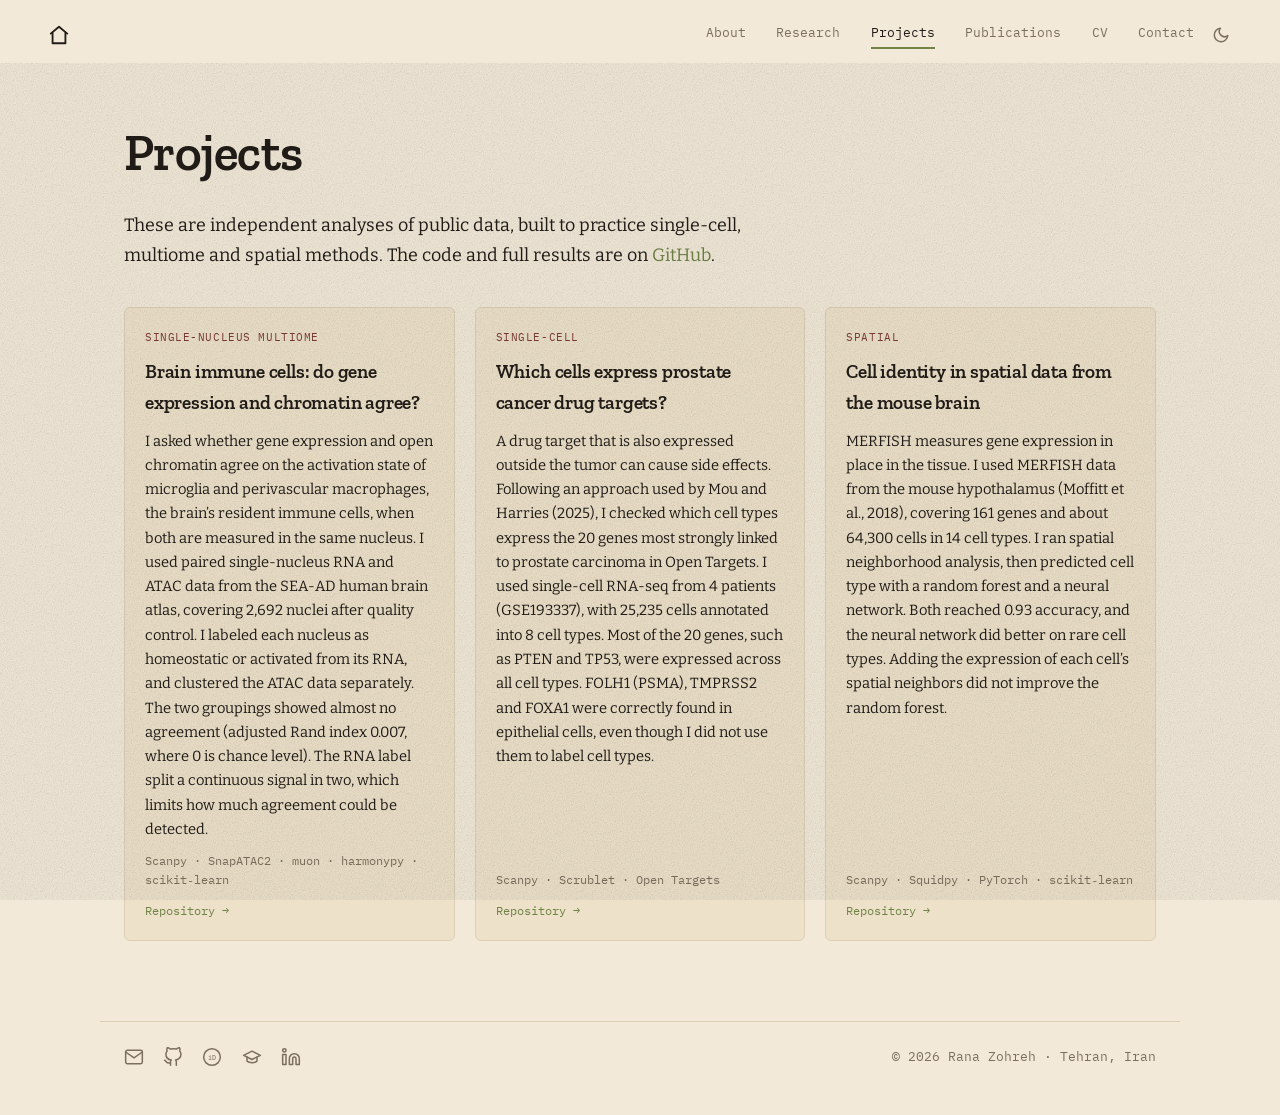
<file: projects.html>
<!DOCTYPE html>
<html lang="en">
<head>
  <meta charset="UTF-8">
  <meta name="viewport" content="width=device-width, initial-scale=1.0">
  <meta property="og:type" content="website">
  <meta property="og:url" content="https://ranazohreh.com/projects">
  <meta property="og:title" content="Rana Zohreh · MSc in Genetics · Computational Biology">
  <meta property="og:description" content="Analysis of bulk, single-cell, spatial and multiome data to understand disease, especially cancer.">
  <meta property="og:image" content="https://ranazohreh.com/og-card.png?v=2">
  <meta name="twitter:card" content="summary_large_image">
  <meta name="twitter:title" content="Rana Zohreh · MSc in Genetics · Computational Biology">
  <meta name="twitter:description" content="Analysis of bulk, single-cell, spatial and multiome data to understand disease, especially cancer.">
  <meta name="twitter:image" content="https://ranazohreh.com/og-card.png?v=2">
  <title>Projects — Rana Zohreh</title>
  <script>
  (function(){try{var t=localStorage.getItem('theme')||(window.matchMedia('(prefers-color-scheme: dark)').matches?'dark':'light');document.documentElement.setAttribute('data-theme',t);}catch(e){}})();
  function toggleTheme(){var d=document.documentElement,c=d.getAttribute('data-theme')==='dark'?'light':'dark';d.setAttribute('data-theme',c);try{localStorage.setItem('theme',c);}catch(e){}}
  </script>
  <link rel="preconnect" href="https://fonts.googleapis.com">
  <link rel="preconnect" href="https://fonts.gstatic.com" crossorigin>
  <link href="https://fonts.googleapis.com/css2?family=Zilla+Slab:wght@400;500;600;700&family=Bitter:wght@400;500;600;700&family=IBM+Plex+Mono:wght@400;500&display=swap" rel="stylesheet">
  <link rel="stylesheet" href="style.css">
  <link rel="icon" type="image/svg+xml" href="favicon.svg">
  <link rel="icon" type="image/png" sizes="64x64" href="favicon-64.png">
  <link rel="apple-touch-icon" href="favicon-64.png">
</head>
<body>
  <header class="site-header">
    <a href="/" class="logo" aria-label="Home"><svg viewBox="0 0 24 24" width="22" height="22" fill="none" stroke="currentColor" stroke-width="2" stroke-linecap="round" stroke-linejoin="round"><path d="M3 10.5 12 3l9 7.5"/><path d="M5 9.5V21h14V9.5"/></svg></a>
    <input type="checkbox" id="nav-toggle" class="nav-cb">
    <label for="nav-toggle" class="nav-toggle" aria-label="Menu"><svg viewBox="0 0 24 24" fill="none" stroke="currentColor" stroke-width="2" stroke-linecap="round"><path d="M3 6h18M3 12h18M3 18h18"/></svg></label>
    <nav class="site-nav">
      <a href="/">About</a>
      <a href="research">Research</a>
      <a href="projects" class="is-active">Projects</a>
      <a href="publications">Publications</a>
      <a href="cv">CV</a>
      <a href="contact">Contact</a>
    </nav>
    <button class="theme-toggle" aria-label="Toggle dark mode" onclick="toggleTheme()"><svg class="icon-moon" viewBox="0 0 24 24" fill="none" stroke="currentColor" stroke-width="2" stroke-linecap="round" stroke-linejoin="round"><path d="M21 12.8A9 9 0 1 1 11.2 3 7 7 0 0 0 21 12.8z"/></svg><svg class="icon-sun" viewBox="0 0 24 24" fill="none" stroke="currentColor" stroke-width="2" stroke-linecap="round" stroke-linejoin="round"><circle cx="12" cy="12" r="4"/><path d="M12 2v2M12 20v2M2 12h2M20 12h2M5 5l1.4 1.4M17.2 17.2 18.6 18.6M18.6 5.4 17.2 6.8M6.8 17.2 5.4 18.6"/></svg></button>
    <div id="scroll-progress"></div>
  </header>
  <main>
    <section class="page-intro">
      <h1>Projects</h1>
      <p class="page-lede">These are independent analyses of public data, built to practice
        single-cell, multiome and spatial methods. The code and full results are on
        <a href="https://github.com/ranazohreh" target="_blank" rel="noopener noreferrer">GitHub</a>.</p>
      <div class="projects-grid">
        <article class="project-card">
          <span class="tag">Single-nucleus multiome</span>
          <h2>Brain immune cells: do gene expression and chromatin agree?</h2>
          <p>I asked whether gene expression and open chromatin agree on the activation
             state of microglia and perivascular macrophages, the brain’s resident immune
             cells, when both are measured in the same nucleus. I used paired single-nucleus
             RNA and ATAC data from the SEA-AD human brain atlas, covering 2,692 nuclei
             after quality control. I labeled each nucleus as homeostatic or activated from
             its RNA, and clustered the ATAC data separately. The two groupings showed almost
             no agreement (adjusted Rand index 0.007, where 0 is chance level). The RNA label
             split a continuous signal in two, which limits how much agreement could be
             detected.</p>
          <span class="project-stack">Scanpy &middot; SnapATAC2 &middot; muon &middot; harmonypy &middot; scikit&#8209;learn</span>
          <span class="links"><a href="https://github.com/ranazohreh/microglia-concordance" target="_blank" rel="noopener noreferrer">Repository &rarr;</a></span>
        </article>
        <article class="project-card">
          <span class="tag">Single-cell</span>
          <h2>Which cells express prostate cancer drug targets?</h2>
          <p>A drug target that is also expressed outside the tumor can cause side effects.
             Following an approach used by Mou and Harries (2025), I checked which cell types
             express the 20 genes most strongly linked to prostate carcinoma in Open Targets.
             I used single-cell RNA-seq from 4 patients (GSE193337), with 25,235 cells
             annotated into 8 cell types. Most of the 20 genes, such as PTEN and TP53, were
             expressed across all cell types. FOLH1 (PSMA), TMPRSS2 and FOXA1 were correctly
             found in epithelial cells, even though I did not use them to label cell types.</p>
          <span class="project-stack">Scanpy &middot; Scrublet &middot; Open Targets</span>
          <span class="links"><a href="https://github.com/ranazohreh/prostate-target-origin" target="_blank" rel="noopener noreferrer">Repository &rarr;</a></span>
        </article>
        <article class="project-card">
          <span class="tag">Spatial</span>
          <h2>Cell identity in spatial data from the mouse brain</h2>
          <p>MERFISH measures gene expression in place in the tissue. I used MERFISH data from
             the mouse hypothalamus (Moffitt et al., 2018), covering 161 genes and about
             64,300 cells in 14 cell types. I ran spatial neighborhood analysis, then
             predicted cell type with a random forest and a neural network. Both reached
             0.93 accuracy, and the neural network did better on rare cell types. Adding the
             expression of each cell’s spatial neighbors did not improve the random forest.</p>
          <span class="project-stack">Scanpy &middot; Squidpy &middot; PyTorch &middot; scikit&#8209;learn</span>
          <span class="links"><a href="https://github.com/ranazohreh/spatial-neuro-cell-identity" target="_blank" rel="noopener noreferrer">Repository &rarr;</a></span>
        </article>
      </div>
    </section>
  </main>
  <footer class="site-footer">
    <div class="footer-links">
      <a href="https://mail.google.com/mail/?view=cm&amp;fs=1&amp;to=ranazohreh@gmail.com" target="_blank" rel="noopener noreferrer" aria-label="Email" title="Email"><svg viewBox="0 0 24 24" fill="none" stroke="currentColor" stroke-width="1.8" stroke-linecap="round" stroke-linejoin="round"><rect x="2" y="4" width="20" height="16" rx="2"/><path d="m2 6 10 7L22 6"/></svg></a>
      <a href="https://github.com/ranazohreh" target="_blank" rel="noopener noreferrer" aria-label="GitHub" title="GitHub"><svg viewBox="0 0 24 24" fill="none" stroke="currentColor" stroke-width="1.8" stroke-linecap="round" stroke-linejoin="round"><path d="M9 19c-5 1.5-5-2.5-7-3m14 6v-3.87a3.37 3.37 0 0 0-.94-2.61c3.14-.35 6.44-1.54 6.44-7A5.44 5.44 0 0 0 20 4.77 5.07 5.07 0 0 0 19.91 1S18.73.65 16 2.48a13.38 13.38 0 0 0-7 0C6.27.65 5.09 1 5.09 1A5.07 5.07 0 0 0 5 4.77a5.44 5.44 0 0 0-1.5 3.78c0 5.42 3.3 6.61 6.44 7A3.37 3.37 0 0 0 9 18.13V22"/></svg></a>
      <a href="https://orcid.org/0009-0005-7053-2197" target="_blank" rel="noopener noreferrer" aria-label="ORCID" title="ORCID"><svg viewBox="0 0 24 24" fill="none" stroke="currentColor" stroke-width="1.8"><circle cx="12" cy="12" r="10"/><text x="12" y="15.5" text-anchor="middle" font-family="monospace" font-size="8" fill="currentColor" stroke="none">iD</text></svg></a>
      <a href="https://scholar.google.com/citations?hl=en&amp;user=mZwZX9kAAAAJ" target="_blank" rel="noopener noreferrer" aria-label="Google Scholar" title="Google Scholar"><svg viewBox="0 0 24 24" fill="none" stroke="currentColor" stroke-width="1.8" stroke-linecap="round" stroke-linejoin="round"><path d="M22 10 12 5 2 10l10 5 10-5Z"/><path d="M6 12v5c3 2.5 9 2.5 12 0v-5"/></svg></a>
      <a href="https://www.linkedin.com/in/ranazohreh" target="_blank" rel="noopener noreferrer" aria-label="LinkedIn" title="LinkedIn"><svg viewBox="0 0 24 24" fill="none" stroke="currentColor" stroke-width="1.8" stroke-linecap="round" stroke-linejoin="round"><path d="M16 8a6 6 0 0 1 6 6v7h-4v-7a2 2 0 0 0-4 0v7h-4v-7a6 6 0 0 1 6-6z"/><rect x="2" y="9" width="4" height="12"/><circle cx="4" cy="4" r="2"/></svg></a>
    </div>
    <p class="footer-note">&copy; 2026 Rana Zohreh &middot; Tehran, Iran</p>
  </footer>
  <script>
  (function(){var last=0;function upd(){var el=document.getElementById('scroll-progress');if(!el)return;var d=document.documentElement;var h=d.scrollHeight-d.clientHeight;var y=window.scrollY||d.scrollTop;el.style.width=(h>0?(y/h*100):0)+'%';el.style.background=(y>last)?'var(--amber)':'var(--ink)';last=y;}window.addEventListener('scroll',upd,{passive:true});window.addEventListener('resize',upd);document.addEventListener('DOMContentLoaded',upd);})();
  </script>
</body>
</html>
</file>
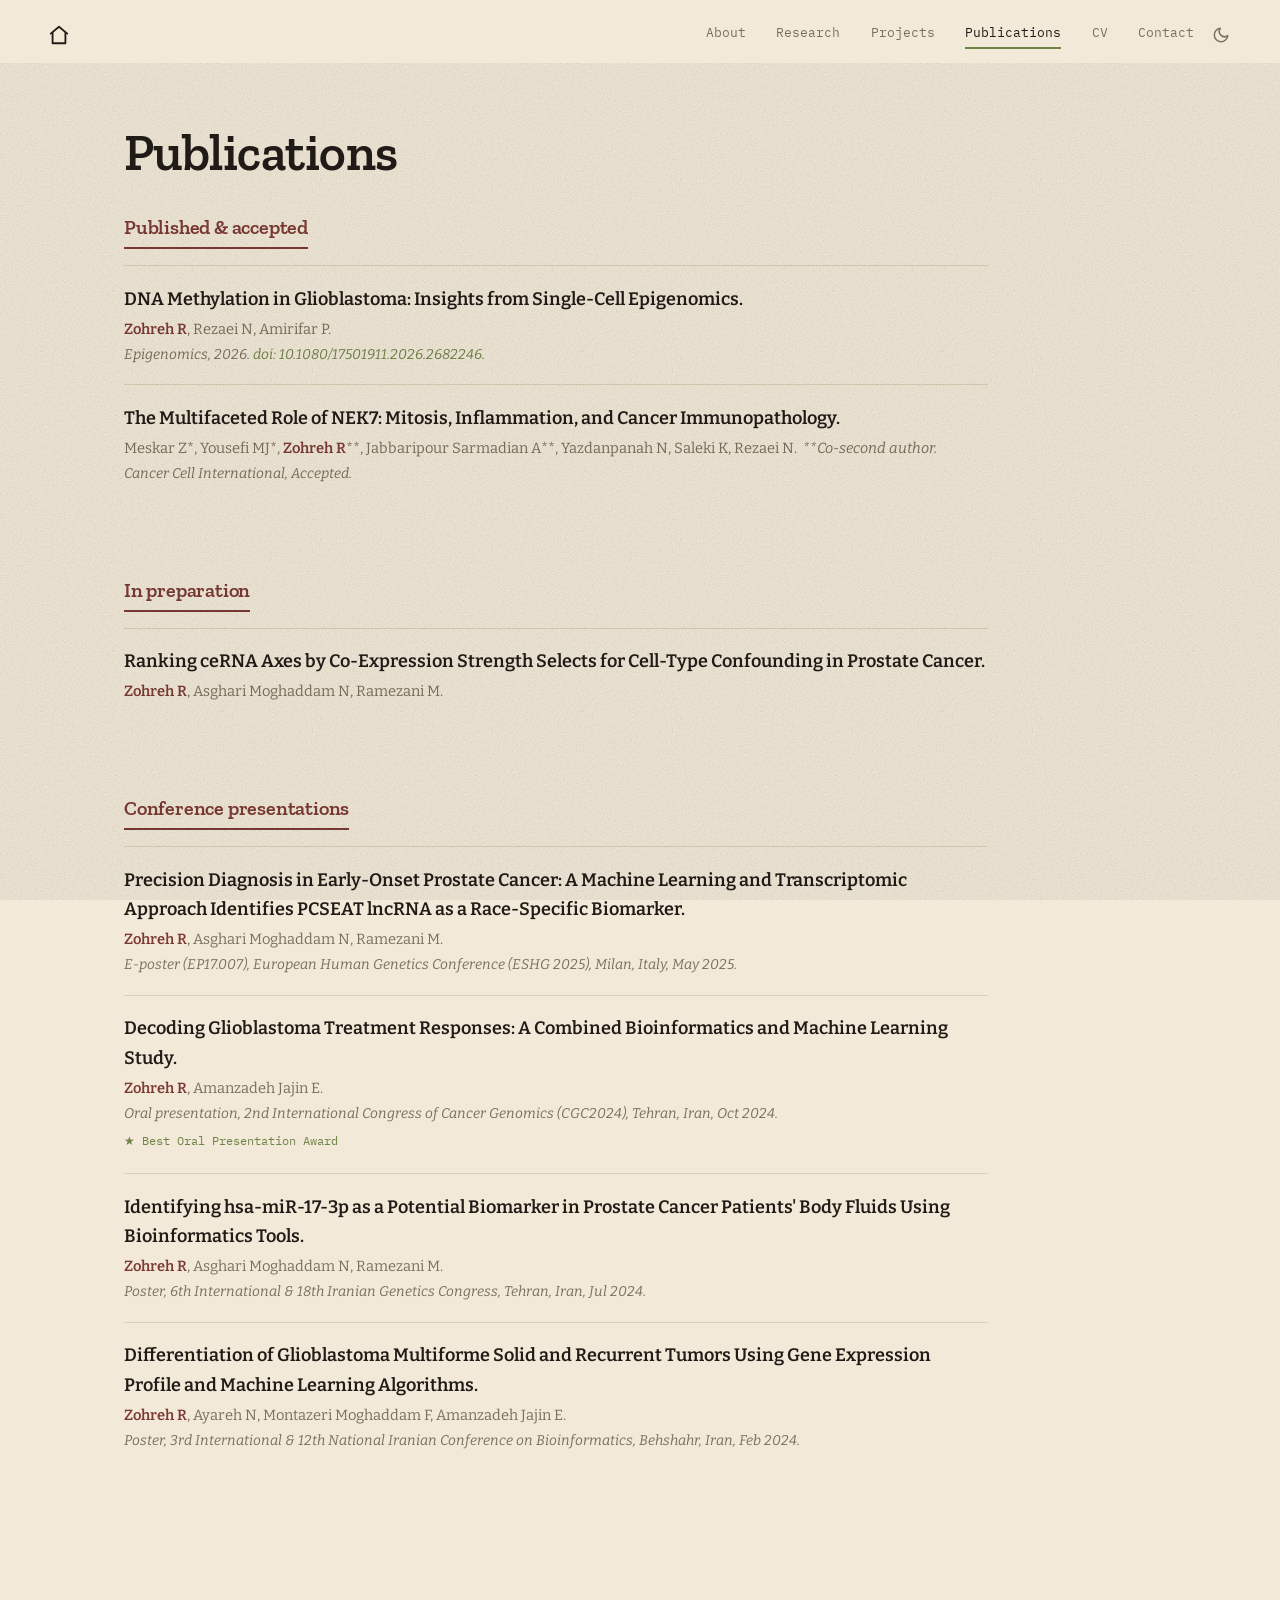
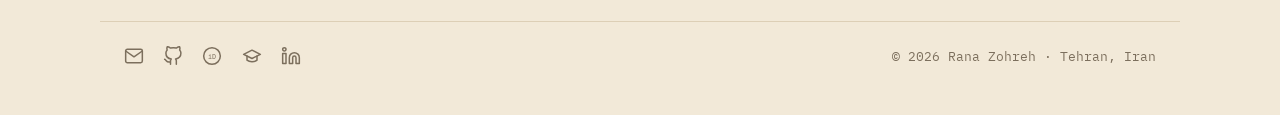
<file: publications.html>
<!DOCTYPE html>
<html lang="en">
<head>
  <meta charset="UTF-8">
  <meta name="viewport" content="width=device-width, initial-scale=1.0">
  <meta property="og:type" content="website">
  <meta property="og:url" content="https://ranazohreh.com/publications">
  <meta property="og:title" content="Rana Zohreh · MSc in Genetics · Computational Biology">
  <meta property="og:description" content="Analysis of bulk, single-cell, spatial and multiome data to understand disease, especially cancer.">
  <meta property="og:image" content="https://ranazohreh.com/og-card.png?v=2">
  <meta name="twitter:card" content="summary_large_image">
  <meta name="twitter:title" content="Rana Zohreh · MSc in Genetics · Computational Biology">
  <meta name="twitter:description" content="Analysis of bulk, single-cell, spatial and multiome data to understand disease, especially cancer.">
  <meta name="twitter:image" content="https://ranazohreh.com/og-card.png?v=2">
  <title>Publications — Rana Zohreh</title>
  <script>
  (function(){try{var t=localStorage.getItem('theme')||(window.matchMedia('(prefers-color-scheme: dark)').matches?'dark':'light');document.documentElement.setAttribute('data-theme',t);}catch(e){}})();
  function toggleTheme(){var d=document.documentElement,c=d.getAttribute('data-theme')==='dark'?'light':'dark';d.setAttribute('data-theme',c);try{localStorage.setItem('theme',c);}catch(e){}}
  </script>
  <link rel="preconnect" href="https://fonts.googleapis.com">
  <link rel="preconnect" href="https://fonts.gstatic.com" crossorigin>
  <link href="https://fonts.googleapis.com/css2?family=Zilla+Slab:wght@400;500;600;700&family=Bitter:wght@400;500;600;700&family=IBM+Plex+Mono:wght@400;500&display=swap" rel="stylesheet">
  <link rel="stylesheet" href="style.css">
  <link rel="icon" type="image/svg+xml" href="favicon.svg">
  <link rel="icon" type="image/png" sizes="64x64" href="favicon-64.png">
  <link rel="apple-touch-icon" href="favicon-64.png">
</head>
<body>
  <header class="site-header">
    <a href="/" class="logo" aria-label="Home"><svg viewBox="0 0 24 24" width="22" height="22" fill="none" stroke="currentColor" stroke-width="2" stroke-linecap="round" stroke-linejoin="round"><path d="M3 10.5 12 3l9 7.5"/><path d="M5 9.5V21h14V9.5"/></svg></a>
    <input type="checkbox" id="nav-toggle" class="nav-cb">
    <label for="nav-toggle" class="nav-toggle" aria-label="Menu"><svg viewBox="0 0 24 24" fill="none" stroke="currentColor" stroke-width="2" stroke-linecap="round"><path d="M3 6h18M3 12h18M3 18h18"/></svg></label>
    <nav class="site-nav">
      <a href="/">About</a>
      <a href="research">Research</a>
      <a href="projects">Projects</a>
      <a href="publications" class="is-active">Publications</a>
      <a href="cv">CV</a>
      <a href="contact">Contact</a>
    </nav>
    <button class="theme-toggle" aria-label="Toggle dark mode" onclick="toggleTheme()"><svg class="icon-moon" viewBox="0 0 24 24" fill="none" stroke="currentColor" stroke-width="2" stroke-linecap="round" stroke-linejoin="round"><path d="M21 12.8A9 9 0 1 1 11.2 3 7 7 0 0 0 21 12.8z"/></svg><svg class="icon-sun" viewBox="0 0 24 24" fill="none" stroke="currentColor" stroke-width="2" stroke-linecap="round" stroke-linejoin="round"><circle cx="12" cy="12" r="4"/><path d="M12 2v2M12 20v2M2 12h2M20 12h2M5 5l1.4 1.4M17.2 17.2 18.6 18.6M18.6 5.4 17.2 6.8M6.8 17.2 5.4 18.6"/></svg></button>
    <div id="scroll-progress"></div>
  </header>
  <main>
    <section class="page-intro">
      <h1>Publications</h1>

      <div class="pub-group">
        <span class="pub-label">Published &amp; accepted</span>
        <div class="pub">
          <span class="title">DNA Methylation in Glioblastoma: Insights from Single-Cell Epigenomics.</span>
          <span class="authors"><span class="me">Zohreh R</span>, Rezaei N, Amirifar P.</span>
          <span class="venue">Epigenomics, 2026. <a href="https://doi.org/10.1080/17501911.2026.2682246" target="_blank" rel="noopener noreferrer">doi: 10.1080/17501911.2026.2682246</a>.</span>
        </div>
        <div class="pub">
          <span class="title">The Multifaceted Role of NEK7: Mitosis, Inflammation, and Cancer Immunopathology.</span>
          <span class="authors">Meskar Z*, Yousefi MJ*, <span class="me">Zohreh R</span>**, Jabbaripour Sarmadian A**, Yazdanpanah N, Saleki K, Rezaei N. &nbsp;<em>**Co-second author.</em></span>
          <span class="venue">Cancer Cell International, Accepted.</span>
        </div>
      </div>

      <div class="pub-group">
        <span class="pub-label">In preparation</span>
        <div class="pub">
          <span class="title">Ranking ceRNA Axes by Co-Expression Strength Selects for Cell-Type Confounding in Prostate Cancer.</span>
          <span class="authors"><span class="me">Zohreh R</span>, Asghari Moghaddam N, Ramezani M.</span>
        </div>
      </div>

      <div class="pub-group">
        <span class="pub-label">Conference presentations</span>
        <div class="pub">
          <span class="title">Precision Diagnosis in Early-Onset Prostate Cancer: A Machine Learning and Transcriptomic Approach Identifies PCSEAT lncRNA as a Race-Specific Biomarker.</span>
          <span class="authors"><span class="me">Zohreh R</span>, Asghari Moghaddam N, Ramezani M.</span>
          <span class="venue">E-poster (EP17.007), European Human Genetics Conference (ESHG 2025), Milan, Italy, May 2025.</span>
        </div>
        <div class="pub">
          <span class="title">Decoding Glioblastoma Treatment Responses: A Combined Bioinformatics and Machine Learning Study.</span>
          <span class="authors"><span class="me">Zohreh R</span>, Amanzadeh Jajin E.</span>
          <span class="venue">Oral presentation, 2nd International Congress of Cancer Genomics (CGC2024), Tehran, Iran, Oct 2024.</span>
          <span class="award">★ Best Oral Presentation Award</span>
        </div>
        <div class="pub">
          <span class="title">Identifying hsa-miR-17-3p as a Potential Biomarker in Prostate Cancer Patients' Body Fluids Using Bioinformatics Tools.</span>
          <span class="authors"><span class="me">Zohreh R</span>, Asghari Moghaddam N, Ramezani M.</span>
          <span class="venue">Poster, 6th International &amp; 18th Iranian Genetics Congress, Tehran, Iran, Jul 2024.</span>
        </div>
        <div class="pub">
          <span class="title">Differentiation of Glioblastoma Multiforme Solid and Recurrent Tumors Using Gene Expression Profile and Machine Learning Algorithms.</span>
          <span class="authors"><span class="me">Zohreh R</span>, Ayareh N, Montazeri Moghaddam F, Amanzadeh Jajin E.</span>
          <span class="venue">Poster, 3rd International &amp; 12th National Iranian Conference on Bioinformatics, Behshahr, Iran, Feb 2024.</span>
        </div>
      </div>

    </section>
  </main>
  <footer class="site-footer">
    <div class="footer-links">
      <a href="https://mail.google.com/mail/?view=cm&amp;fs=1&amp;to=ranazohreh@gmail.com" target="_blank" rel="noopener noreferrer" aria-label="Email" title="Email"><svg viewBox="0 0 24 24" fill="none" stroke="currentColor" stroke-width="1.8" stroke-linecap="round" stroke-linejoin="round"><rect x="2" y="4" width="20" height="16" rx="2"/><path d="m2 6 10 7L22 6"/></svg></a>
      <a href="https://github.com/ranazohreh" target="_blank" rel="noopener noreferrer" aria-label="GitHub" title="GitHub"><svg viewBox="0 0 24 24" fill="none" stroke="currentColor" stroke-width="1.8" stroke-linecap="round" stroke-linejoin="round"><path d="M9 19c-5 1.5-5-2.5-7-3m14 6v-3.87a3.37 3.37 0 0 0-.94-2.61c3.14-.35 6.44-1.54 6.44-7A5.44 5.44 0 0 0 20 4.77 5.07 5.07 0 0 0 19.91 1S18.73.65 16 2.48a13.38 13.38 0 0 0-7 0C6.27.65 5.09 1 5.09 1A5.07 5.07 0 0 0 5 4.77a5.44 5.44 0 0 0-1.5 3.78c0 5.42 3.3 6.61 6.44 7A3.37 3.37 0 0 0 9 18.13V22"/></svg></a>
      <a href="https://orcid.org/0009-0005-7053-2197" target="_blank" rel="noopener noreferrer" aria-label="ORCID" title="ORCID"><svg viewBox="0 0 24 24" fill="none" stroke="currentColor" stroke-width="1.8"><circle cx="12" cy="12" r="10"/><text x="12" y="15.5" text-anchor="middle" font-family="monospace" font-size="8" fill="currentColor" stroke="none">iD</text></svg></a>
      <a href="https://scholar.google.com/citations?hl=en&amp;user=mZwZX9kAAAAJ" target="_blank" rel="noopener noreferrer" aria-label="Google Scholar" title="Google Scholar"><svg viewBox="0 0 24 24" fill="none" stroke="currentColor" stroke-width="1.8" stroke-linecap="round" stroke-linejoin="round"><path d="M22 10 12 5 2 10l10 5 10-5Z"/><path d="M6 12v5c3 2.5 9 2.5 12 0v-5"/></svg></a>
      <a href="https://www.linkedin.com/in/ranazohreh" target="_blank" rel="noopener noreferrer" aria-label="LinkedIn" title="LinkedIn"><svg viewBox="0 0 24 24" fill="none" stroke="currentColor" stroke-width="1.8" stroke-linecap="round" stroke-linejoin="round"><path d="M16 8a6 6 0 0 1 6 6v7h-4v-7a2 2 0 0 0-4 0v7h-4v-7a6 6 0 0 1 6-6z"/><rect x="2" y="9" width="4" height="12"/><circle cx="4" cy="4" r="2"/></svg></a>
    </div>
    <p class="footer-note">&copy; 2026 Rana Zohreh &middot; Tehran, Iran</p>
  </footer>
  <script>
  (function(){var last=0;function upd(){var el=document.getElementById('scroll-progress');if(!el)return;var d=document.documentElement;var h=d.scrollHeight-d.clientHeight;var y=window.scrollY||d.scrollTop;el.style.width=(h>0?(y/h*100):0)+'%';el.style.background=(y>last)?'var(--amber)':'var(--ink)';last=y;}window.addEventListener('scroll',upd,{passive:true});window.addEventListener('resize',upd);document.addEventListener('DOMContentLoaded',upd);})();
  </script>
</body>
</html>
</file>
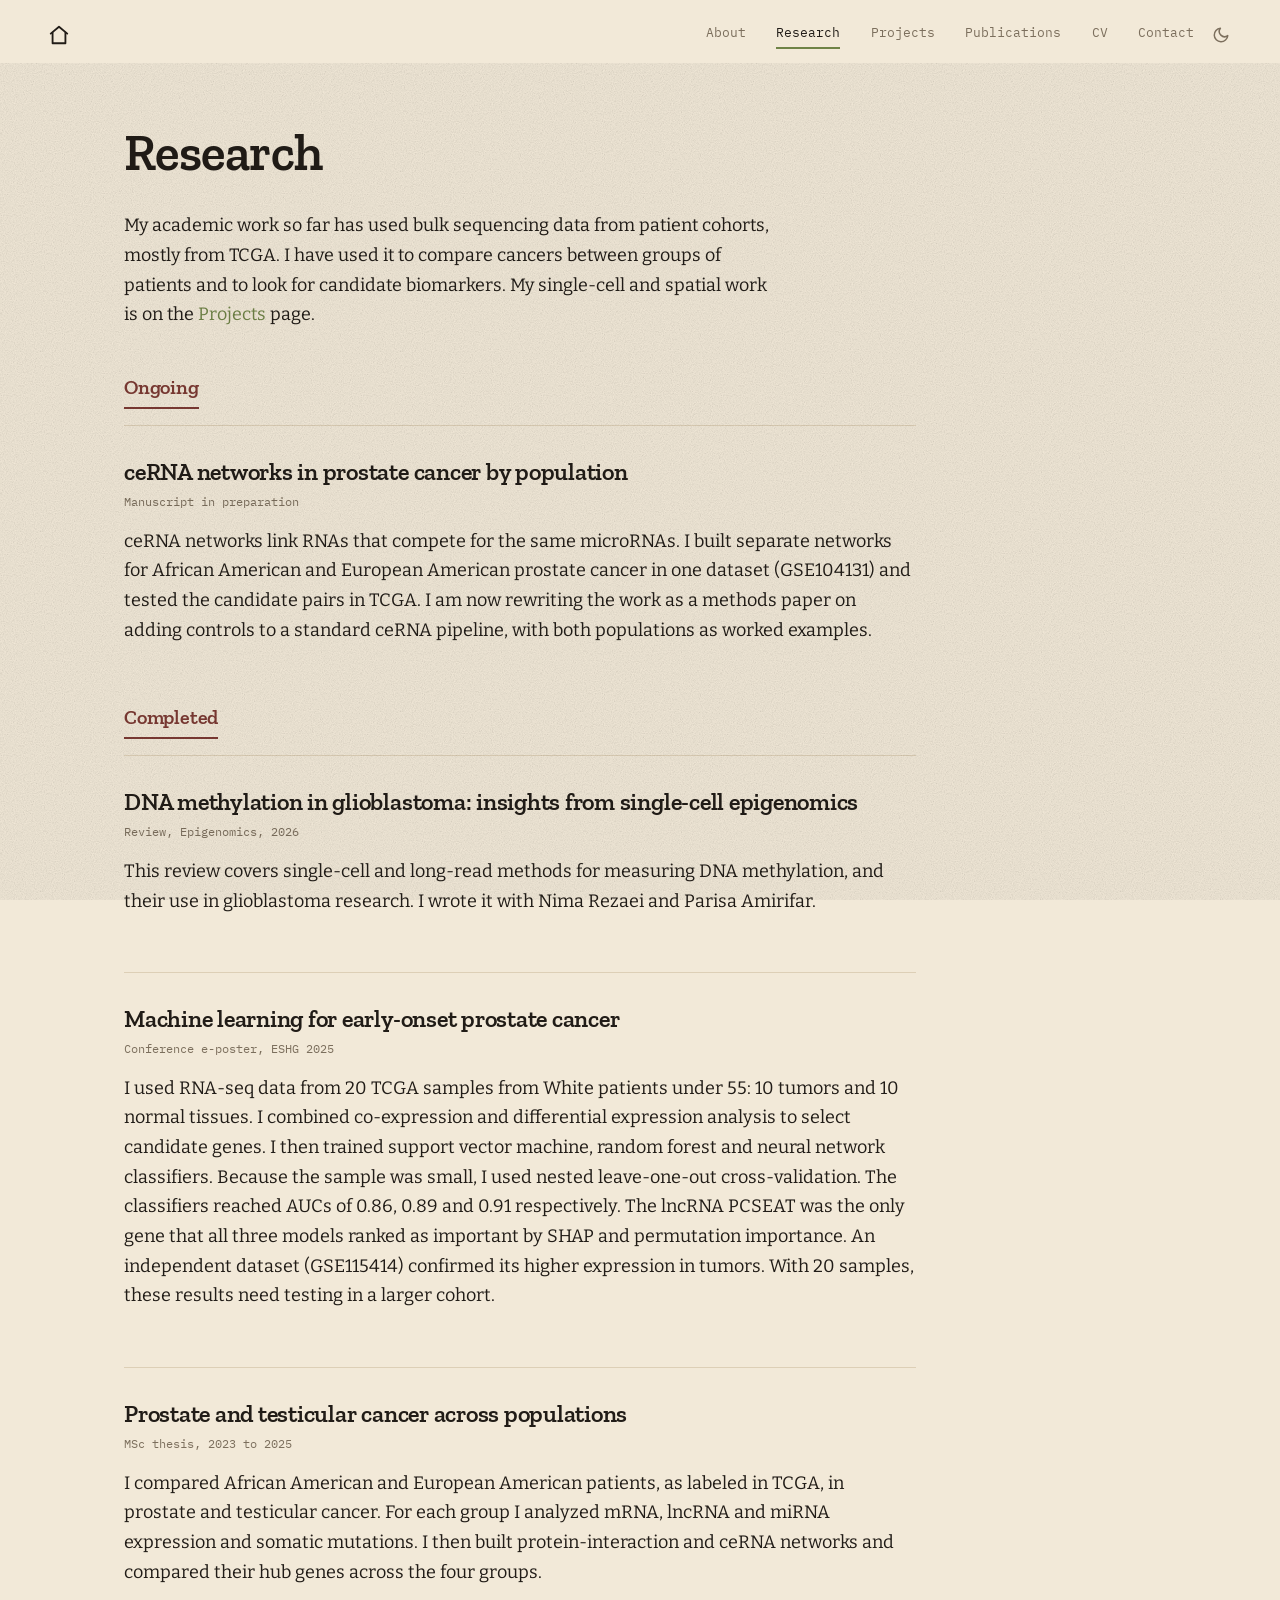
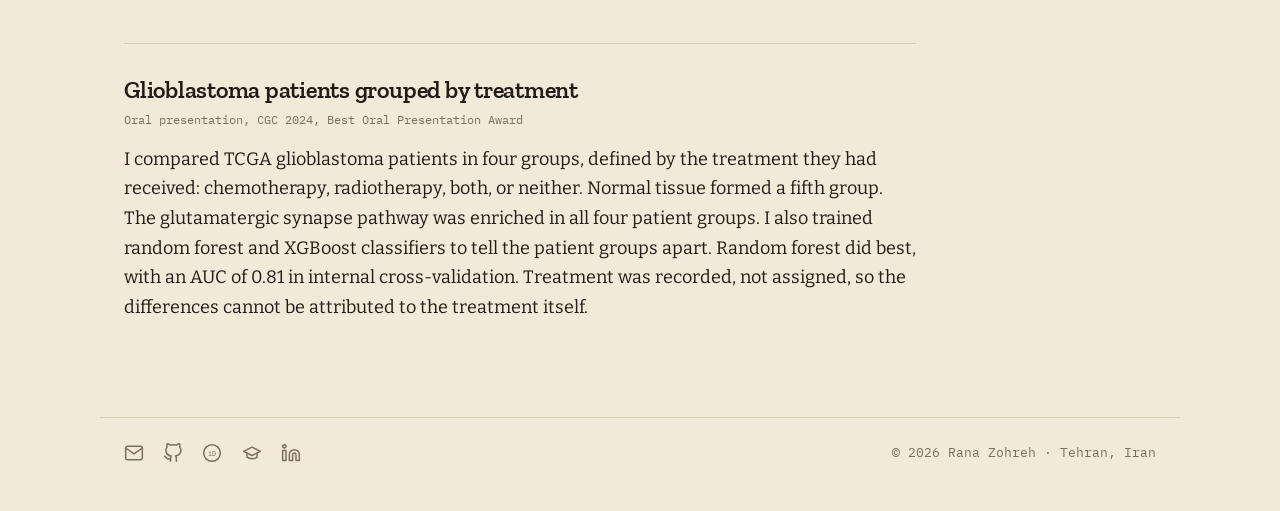
<file: research.html>
<!DOCTYPE html>
<html lang="en">
<head>
  <meta charset="UTF-8">
  <meta name="viewport" content="width=device-width, initial-scale=1.0">
  <meta property="og:type" content="website">
  <meta property="og:url" content="https://ranazohreh.com/research">
  <meta property="og:title" content="Rana Zohreh · MSc in Genetics · Computational Biology">
  <meta property="og:description" content="Analysis of bulk, single-cell, spatial and multiome data to understand disease, especially cancer.">
  <meta property="og:image" content="https://ranazohreh.com/og-card.png?v=2">
  <meta name="twitter:card" content="summary_large_image">
  <meta name="twitter:title" content="Rana Zohreh · MSc in Genetics · Computational Biology">
  <meta name="twitter:description" content="Analysis of bulk, single-cell, spatial and multiome data to understand disease, especially cancer.">
  <meta name="twitter:image" content="https://ranazohreh.com/og-card.png?v=2">
  <title>Research — Rana Zohreh</title>
  <script>
  (function(){try{var t=localStorage.getItem('theme')||(window.matchMedia('(prefers-color-scheme: dark)').matches?'dark':'light');document.documentElement.setAttribute('data-theme',t);}catch(e){}})();
  function toggleTheme(){var d=document.documentElement,c=d.getAttribute('data-theme')==='dark'?'light':'dark';d.setAttribute('data-theme',c);try{localStorage.setItem('theme',c);}catch(e){}}
  </script>
  <link rel="preconnect" href="https://fonts.googleapis.com">
  <link rel="preconnect" href="https://fonts.gstatic.com" crossorigin>
  <link href="https://fonts.googleapis.com/css2?family=Zilla+Slab:wght@400;500;600;700&family=Bitter:wght@400;500;600;700&family=IBM+Plex+Mono:wght@400;500&display=swap" rel="stylesheet">
  <link rel="stylesheet" href="style.css">
  <link rel="icon" type="image/svg+xml" href="favicon.svg">
  <link rel="icon" type="image/png" sizes="64x64" href="favicon-64.png">
  <link rel="apple-touch-icon" href="favicon-64.png">
</head>
<body>
  <header class="site-header">
    <a href="/" class="logo" aria-label="Home"><svg viewBox="0 0 24 24" width="22" height="22" fill="none" stroke="currentColor" stroke-width="2" stroke-linecap="round" stroke-linejoin="round"><path d="M3 10.5 12 3l9 7.5"/><path d="M5 9.5V21h14V9.5"/></svg></a>
    <input type="checkbox" id="nav-toggle" class="nav-cb">
    <label for="nav-toggle" class="nav-toggle" aria-label="Menu"><svg viewBox="0 0 24 24" fill="none" stroke="currentColor" stroke-width="2" stroke-linecap="round"><path d="M3 6h18M3 12h18M3 18h18"/></svg></label>
    <nav class="site-nav">
      <a href="/">About</a>
      <a href="research" class="is-active">Research</a>
      <a href="projects">Projects</a>
      <a href="publications">Publications</a>
      <a href="cv">CV</a>
      <a href="contact">Contact</a>
    </nav>
    <button class="theme-toggle" aria-label="Toggle dark mode" onclick="toggleTheme()"><svg class="icon-moon" viewBox="0 0 24 24" fill="none" stroke="currentColor" stroke-width="2" stroke-linecap="round" stroke-linejoin="round"><path d="M21 12.8A9 9 0 1 1 11.2 3 7 7 0 0 0 21 12.8z"/></svg><svg class="icon-sun" viewBox="0 0 24 24" fill="none" stroke="currentColor" stroke-width="2" stroke-linecap="round" stroke-linejoin="round"><circle cx="12" cy="12" r="4"/><path d="M12 2v2M12 20v2M2 12h2M20 12h2M5 5l1.4 1.4M17.2 17.2 18.6 18.6M18.6 5.4 17.2 6.8M6.8 17.2 5.4 18.6"/></svg></button>
    <div id="scroll-progress"></div>
  </header>
  <main>
    <section class="page-intro">
      <h1>Research</h1>
      <p class="page-lede">
        My academic work so far has used bulk sequencing data from patient cohorts,
        mostly from TCGA. I have used it to compare cancers between groups of patients
        and to look for candidate biomarkers. My single-cell and spatial work is on the
        <a href="projects">Projects</a> page.
      </p>

      <div class="research-group">
        <span class="pub-label">Ongoing</span>
        <div class="research-list">

          <article class="theme">
            <h2>ceRNA networks in prostate cancer by population</h2>
            <p class="status">Manuscript in preparation</p>
            <p>
              ceRNA networks link RNAs that compete for the same microRNAs. I built
              separate networks for African American and European American prostate
              cancer in one dataset (GSE104131) and tested the candidate pairs in TCGA.
              I am now rewriting the work as a methods paper on adding controls to a
              standard ceRNA pipeline, with both populations as worked examples.
            </p>
          </article>

        </div>
      </div>

      <div class="research-group">
        <span class="pub-label">Completed</span>
        <div class="research-list">

          <article class="theme">
            <h2>DNA methylation in glioblastoma: insights from single-cell epigenomics</h2>
            <p class="status">Review, Epigenomics, 2026</p>
            <p>
              This review covers single-cell and long-read methods for measuring DNA
              methylation, and their use in glioblastoma research. I wrote it with
              Nima Rezaei and Parisa Amirifar.
            </p>
          </article>

          <article class="theme">
            <h2>Machine learning for early-onset prostate cancer</h2>
            <p class="status">Conference e-poster, ESHG 2025</p>
            <p>
              I used RNA-seq data from 20 TCGA samples from White patients under 55:
              10 tumors and 10 normal tissues. I combined co-expression and differential
              expression analysis to select candidate genes. I then trained support
              vector machine, random forest and neural network classifiers. Because the
              sample was small, I used nested leave-one-out cross-validation. The
              classifiers reached AUCs of 0.86, 0.89 and 0.91 respectively. The lncRNA
              PCSEAT was the only gene that all three models ranked as important by SHAP
              and permutation importance. An independent dataset (GSE115414) confirmed
              its higher expression in tumors. With 20 samples, these results need
              testing in a larger cohort.
            </p>
          </article>

          <article class="theme">
            <h2>Prostate and testicular cancer across populations</h2>
            <p class="status">MSc thesis, 2023 to 2025</p>
            <p>
              I compared African American and European American patients, as labeled
              in TCGA, in prostate and testicular cancer. For each group I analyzed
              mRNA, lncRNA and miRNA expression and somatic mutations. I then built
              protein-interaction and ceRNA networks and compared their hub genes
              across the four groups.
            </p>
          </article>

          <article class="theme">
            <h2>Glioblastoma patients grouped by treatment</h2>
            <p class="status">Oral presentation, CGC 2024, Best Oral Presentation Award</p>
            <p>
              I compared TCGA glioblastoma patients in four groups, defined by the
              treatment they had received: chemotherapy, radiotherapy, both, or
              neither. Normal tissue formed a fifth group. The glutamatergic synapse
              pathway was enriched in all four patient groups. I also trained random
              forest and XGBoost classifiers to tell the patient groups apart. Random
              forest did best, with an AUC of 0.81 in internal cross-validation.
              Treatment was recorded,
              not assigned, so the differences cannot be attributed to the treatment
              itself.
            </p>
          </article>

        </div>
      </div>
    </section>
  </main>
  <footer class="site-footer">
    <div class="footer-links">
      <a href="https://mail.google.com/mail/?view=cm&amp;fs=1&amp;to=ranazohreh@gmail.com" target="_blank" rel="noopener noreferrer" aria-label="Email" title="Email"><svg viewBox="0 0 24 24" fill="none" stroke="currentColor" stroke-width="1.8" stroke-linecap="round" stroke-linejoin="round"><rect x="2" y="4" width="20" height="16" rx="2"/><path d="m2 6 10 7L22 6"/></svg></a>
      <a href="https://github.com/ranazohreh" target="_blank" rel="noopener noreferrer" aria-label="GitHub" title="GitHub"><svg viewBox="0 0 24 24" fill="none" stroke="currentColor" stroke-width="1.8" stroke-linecap="round" stroke-linejoin="round"><path d="M9 19c-5 1.5-5-2.5-7-3m14 6v-3.87a3.37 3.37 0 0 0-.94-2.61c3.14-.35 6.44-1.54 6.44-7A5.44 5.44 0 0 0 20 4.77 5.07 5.07 0 0 0 19.91 1S18.73.65 16 2.48a13.38 13.38 0 0 0-7 0C6.27.65 5.09 1 5.09 1A5.07 5.07 0 0 0 5 4.77a5.44 5.44 0 0 0-1.5 3.78c0 5.42 3.3 6.61 6.44 7A3.37 3.37 0 0 0 9 18.13V22"/></svg></a>
      <a href="https://orcid.org/0009-0005-7053-2197" target="_blank" rel="noopener noreferrer" aria-label="ORCID" title="ORCID"><svg viewBox="0 0 24 24" fill="none" stroke="currentColor" stroke-width="1.8"><circle cx="12" cy="12" r="10"/><text x="12" y="15.5" text-anchor="middle" font-family="monospace" font-size="8" fill="currentColor" stroke="none">iD</text></svg></a>
      <a href="https://scholar.google.com/citations?hl=en&amp;user=mZwZX9kAAAAJ" target="_blank" rel="noopener noreferrer" aria-label="Google Scholar" title="Google Scholar"><svg viewBox="0 0 24 24" fill="none" stroke="currentColor" stroke-width="1.8" stroke-linecap="round" stroke-linejoin="round"><path d="M22 10 12 5 2 10l10 5 10-5Z"/><path d="M6 12v5c3 2.5 9 2.5 12 0v-5"/></svg></a>
      <a href="https://www.linkedin.com/in/ranazohreh" target="_blank" rel="noopener noreferrer" aria-label="LinkedIn" title="LinkedIn"><svg viewBox="0 0 24 24" fill="none" stroke="currentColor" stroke-width="1.8" stroke-linecap="round" stroke-linejoin="round"><path d="M16 8a6 6 0 0 1 6 6v7h-4v-7a2 2 0 0 0-4 0v7h-4v-7a6 6 0 0 1 6-6z"/><rect x="2" y="9" width="4" height="12"/><circle cx="4" cy="4" r="2"/></svg></a>
    </div>
    <p class="footer-note">&copy; 2026 Rana Zohreh &middot; Tehran, Iran</p>
  </footer>
  <script>
  (function(){var last=0;function upd(){var el=document.getElementById('scroll-progress');if(!el)return;var d=document.documentElement;var h=d.scrollHeight-d.clientHeight;var y=window.scrollY||d.scrollTop;el.style.width=(h>0?(y/h*100):0)+'%';el.style.background=(y>last)?'var(--amber)':'var(--ink)';last=y;}window.addEventListener('scroll',upd,{passive:true});window.addEventListener('resize',upd);document.addEventListener('DOMContentLoaded',upd);})();
  </script>
</body>
</html>
</file>
<file: style.css>
/* ============================================================
   Rana Zohreh — "Bench & Code" v3 (warm multi-accent, Mulish)
   Display + Body: Mulish (Calibri-like humanist sans)
   Labels: IBM Plex Mono
   Palette: bone + olive + amber + oxblood
   Edit :root to restyle everything.
   ============================================================ */

:root {
  /* ---- BASE ---- */
  --paper:  #f2e9d8;   /* warm cream-bone (back toward previous) */
  --paper2: #ede1c9;   /* photo frame */
  --ink:    #211c17;   /* warm near-black */
  --muted:  #7c6f5d;   /* warm grey */
  --line:   #ddcfb6;   /* warm hairline */

  /* ---- ACCENTS (the palette) ---- */
  --olive:   #6f8346;
  --amber:   #a85d2e;
  --oxblood: #7c3a33;
  --accent:  var(--olive);   /* primary: links + active nav */

  /* ---- TYPE ---- */
  --display: 'Zilla Slab', Georgia, serif;    /* ≈ Sentinel (free slab) */
  --body:    'Bitter', Georgia, serif;         /* ≈ Clarendon (free slab) */
  --mono:    'IBM Plex Mono', monospace;

  --maxw: 1080px;
}

* { box-sizing: border-box; }
html {
  scroll-behavior: smooth;
  overflow-x: clip;            /* kills the horizontal scrollbar + bottom shake; keeps sticky working */
  scrollbar-width: none;       /* Firefox: hide scrollbar */
  -ms-overflow-style: none;    /* legacy Edge */
}
html::-webkit-scrollbar { width: 0; height: 0; }  /* Chrome/Safari: hide scrollbar */

body {
  margin: 0;
  background: var(--paper);
  color: var(--ink);
  font-family: var(--body);
  font-size: 18px;
  line-height: 1.65;
  -webkit-font-smoothing: antialiased;
}

/* ---- FILM GRAIN OVERLAY ---- */
body::before {
  content: "";
  position: fixed;
  inset: 0;
  z-index: 9999;
  pointer-events: none;
  opacity: 0.9;                 /* lower = subtler grain */
  mix-blend-mode: multiply;
  background-image: url("data:image/svg+xml,%3Csvg xmlns='http://www.w3.org/2000/svg' width='180' height='180'%3E%3Cfilter id='n'%3E%3CfeTurbulence type='fractalNoise' baseFrequency='0.9' numOctaves='3' stitchTiles='stitch'/%3E%3CfeColorMatrix type='saturate' values='0'/%3E%3C/filter%3E%3Crect width='100%25' height='100%25' filter='url(%23n)' opacity='0.4'/%3E%3C/svg%3E");
}

a { color: var(--accent); text-decoration: none; }
a:hover { text-decoration: underline; }
a:focus-visible { outline: 2px solid var(--accent); outline-offset: 3px; border-radius: 2px; }

/* ============================================================
   HEADER / NAV
   ============================================================ */
.site-header {
  margin: 0;
  padding: 1.4rem clamp(1.5rem, 4vw, 3rem) 0.9rem;
  position: sticky; top: 0; z-index: 10001;
  background: var(--paper);
  display: flex;
  flex-wrap: wrap;
  align-items: center;
  gap: 1rem;
}
.logo {
  display: inline-flex;
  align-items: center;
  line-height: 0;
  margin-right: auto;   /* pushes nav to the far right */
  color: var(--ink);
}
.logo svg { display: block; }
.logo:hover { text-decoration: none; color: var(--accent); }

.site-nav { display: flex; gap: 1.9rem; margin-left: auto; font-family: var(--mono); font-size: 0.8rem; }
.home .logo { display: none; }   /* hide the small name only on the homepage */
.site-nav a { color: var(--muted); }
.site-nav a:hover { color: var(--ink); text-decoration: none; }
.site-nav a.is-active { color: var(--ink); }
.site-nav a.is-active::after {
  content: ""; display: block; height: 2px; background: var(--accent); margin-top: 3px;
}

/* mobile menu trigger — hidden on desktop */
.nav-cb { display: none; }
.nav-toggle { display: none; }

/* ============================================================
   MAIN
   ============================================================ */
main { max-width: var(--maxw); margin: 0 auto; padding: 0 1.5rem; }

.hero {
  padding: 3.5rem 0 1rem;
  display: grid;
  grid-template-columns: 1fr;
  gap: 2.5rem;
  align-items: start;
}
@media (min-width: 720px) {
  .hero { grid-template-columns: 260px 1fr; gap: 3rem; }
  .portrait { order: -1; }   /* portrait sits in the left column */
}

.eyebrow {
  font-family: var(--mono);
  font-size: 0.76rem;
  letter-spacing: 0.06em;
  text-transform: uppercase;
  color: var(--oxblood);
  margin: 0 0 1rem;
}

.hero h1 {
  font-family: var(--display);
  font-weight: 600;
  font-size: clamp(2.7rem, 7vw, 4.3rem);
  line-height: 1.02;
  letter-spacing: -0.01em;
  margin: 0 0 1.1rem;
}

/* ---- SIGNATURE: three dots (olive / amber / oxblood) ---- */
.dots { display: flex; gap: 9px; margin: 0 0 1.6rem; }
.dots span { width: 14px; height: 14px; border-radius: 50%; display: block; }
.dots span:nth-child(1) { background: var(--olive); }
.dots span:nth-child(2) { background: var(--amber); }
.dots span:nth-child(3) { background: var(--oxblood); }

.lede { font-size: 1.18rem; color: var(--ink); max-width: 40ch; margin: 0; }
.lede + .lede { margin-top: 0.6rem; }

/* ---- PORTRAIT ---- */
.portrait { margin: 0; position: relative; z-index: 10000; }  /* z-index keeps photo above the grain */
/* L-shaped brackets: bottom-left + top-right, offset 12px outside the photo */
.portrait::before,
.portrait::after { content: ""; position: absolute; width: 30px; height: 30px; }
.portrait::after  { left: -12px;  bottom: -12px; border-left: 2px solid var(--oxblood); border-bottom: 2px solid var(--oxblood); }
.portrait::before { right: -12px; top: -12px;    border-right: 2px solid var(--oxblood); border-top: 2px solid var(--oxblood); }
.portrait img {
  width: 100%;
  aspect-ratio: 4 / 5;
  object-fit: cover;
  display: block;
  background: var(--paper2);
  border: 1px solid var(--line);
  filter: grayscale(0.12) sepia(0.10) contrast(1.02);  /* delete for a plain photo */
}
/* corner brackets: bottom-left + top-right, offset out from the photo.
   change -10px to push them further/closer; change var(--oxblood) to recolor */
.portrait::after {
  content: ""; position: absolute; left: -10px; bottom: -10px;
  width: 30px; height: 30px;
  border-left: 2px solid var(--oxblood); border-bottom: 2px solid var(--oxblood);
}
.portrait::before {
  content: ""; position: absolute; right: -10px; top: -10px;
  width: 30px; height: 30px;
  border-right: 2px solid var(--oxblood); border-top: 2px solid var(--oxblood);
}
.portrait figcaption {
  font-family: var(--mono);
  font-size: 0.72rem;
  color: var(--muted);
  margin-top: 0.6rem;
  letter-spacing: 0.04em;
}

/* ---- PROSE ---- */
.prose { padding: 1.5rem 0; max-width: 62ch; }
.prose p { margin: 0 0 1.25rem; color: var(--ink); }

/* ---- FOCUS ---- */
.focus { padding: 1.5rem 0 0; border-top: 1px solid var(--line); margin-top: 1rem; }
.focus-label {
  font-family: var(--mono); font-size: 0.74rem; letter-spacing: 0.08em;
  text-transform: uppercase; color: var(--muted);
}
.focus-list {
  list-style: none; padding: 0; margin: 0.75rem 0 0;
  display: flex; flex-wrap: wrap; gap: 0.5rem 1.5rem;
  font-family: var(--mono); font-size: 0.84rem;
}
.focus-list li::before { content: "+ "; color: var(--amber); }

/* ---- inner / stub pages ---- */
.page-intro { padding: 3rem 0 1rem; }
.page-intro h1 {
  font-family: var(--display); font-weight: 600;
  font-size: clamp(2.3rem, 6vw, 3.2rem); letter-spacing: -0.01em; margin: 0 0 1rem;
}
.placeholder {
  font-family: var(--mono); font-size: 0.84rem; color: var(--muted);
  border: 1px dashed var(--line); padding: 1rem 1.25rem; border-radius: 4px;
}

/* ---- RESEARCH page ---- */
.page-lede { font-size: 1.12rem; color: var(--ink); max-width: 60ch; margin: 0 0 0.5rem; }
.research-list { display: flex; flex-direction: column; gap: 3.4rem; padding: 2.4rem 0 0; max-width: 66ch; }
.theme { border-top: 1px solid var(--line); padding-top: 2rem; }
.theme .tag {
  font-family: var(--mono); font-size: 0.68rem; letter-spacing: 0.05em;
  text-transform: uppercase; color: var(--paper); background: var(--oxblood);
  display: inline-block; padding: 3px 9px; border-radius: 3px; margin-bottom: 0.7rem;
}
.theme h2 {
  font-family: var(--display); font-weight: 600; font-size: 1.5rem;
  letter-spacing: -0.01em; line-height: 1.15; margin: 0 0 0.6rem;
}
.theme p { margin: 0 0 0.9rem; color: var(--ink); }
.theme .methods { font-family: var(--mono); font-size: 0.76rem; color: var(--muted); margin: 0; }
.theme .status { font-family: var(--mono); font-size: 0.76rem; color: var(--muted); margin: -0.2rem 0 0.9rem; }
.research-group { margin: 2.6rem 0 0; }
.research-group .research-list { padding-top: 0; gap: 2.6rem; }
.theme .methods b { color: var(--ink); font-weight: 500; }

/* ---- PUBLICATIONS page ---- */
.pub-group { margin: 0 0 4.4rem; max-width: 72ch; }
.pub-label {
  font-family: var(--display); font-size: 1.25rem; font-weight: 600;
  letter-spacing: -0.01em; color: var(--oxblood); display: inline-block;
  margin-bottom: 1rem; padding-bottom: 3px; border-bottom: 2px solid var(--oxblood);
}
.pub { padding: 1.15rem 0; border-top: 1px solid var(--line); }
.pub .title { font-weight: 600; color: var(--ink); }
.pub .authors { display: block; color: var(--muted); font-size: 0.92rem; margin-top: 0.15rem; }
.pub .venue { display: block; color: var(--muted); font-size: 0.88rem; font-style: italic; margin-top: 0.1rem; }
.pub .me { color: var(--oxblood); font-weight: 600; }
.pub .award {
  font-family: var(--mono); font-size: 0.72rem; color: var(--olive);
  margin-top: 0.35rem; display: inline-block;
}

/* ============================================================
   FOOTER
   ============================================================ */
.site-footer {
  max-width: var(--maxw); margin: 4rem auto 0;
  padding: 1.5rem 1.5rem 3rem; border-top: 1px solid var(--line);
  display: flex; flex-wrap: wrap; justify-content: space-between; gap: 0.75rem;
}
.footer-links { display: flex; gap: 1.2rem; align-items: center; font-family: var(--mono); font-size: 0.8rem; }
.footer-links a { color: var(--muted); display: inline-flex; }
.footer-links a:hover { color: var(--oxblood); text-decoration: none; }
.footer-links svg { width: 20px; height: 20px; display: block; }
.footer-note { font-family: var(--mono); font-size: 0.8rem; color: var(--muted); margin: 0; }

/* ============================================================
   RESPONSIVE
   ============================================================ */
@media (max-width: 540px) {
  body { font-size: 17px; }
  .site-header { padding-top: 1.75rem; }

  /* show the hamburger, collapse the link list into a dropdown */
  .nav-toggle {
    display: inline-flex; align-items: center; margin-left: auto;
    cursor: pointer; color: var(--muted); padding: 2px;
  }
  .nav-toggle:hover { color: var(--ink); }
  .nav-toggle svg { width: 26px; height: 26px; display: block; }
  .site-nav {
    display: none;
    position: absolute; top: 100%; right: clamp(1.5rem, 4vw, 3rem);
    flex-direction: column; align-items: flex-end; gap: 1rem;
    margin: 0; padding: 0.95rem 1.15rem;
    background: var(--paper); border: 1px solid var(--line); border-radius: 6px;
    box-shadow: 0 10px 28px rgba(0,0,0,0.14); font-size: 0.92rem;
  }
  .nav-cb:checked ~ .site-nav { display: flex; }

  .hero { padding-top: 2.5rem; }
  .portrait { max-width: 240px; }
}
@media (prefers-reduced-motion: reduce) { html { scroll-behavior: auto; } }


/* ============================================================
   THEME TOGGLE + DARK MODE
   ============================================================ */
.theme-toggle {
  background: none; border: none; cursor: pointer; color: var(--muted);
  padding: 2px; display: inline-flex; align-items: center;
}
.theme-toggle:hover { color: var(--ink); }
.theme-toggle svg { display: block; width: 18px; height: 18px; }
.theme-toggle .icon-sun { display: none; }
[data-theme="dark"] .theme-toggle .icon-moon { display: none; }
[data-theme="dark"] .theme-toggle .icon-sun { display: inline; }

[data-theme="dark"] {
  --paper:  #1a1714;
  --paper2: #232019;
  --ink:    #ece5d7;
  --muted:  #9c9384;
  --line:   #322d25;
  --olive:  #9fb06b;
  --amber:  #d68f55;
  --oxblood:#cf7468;
}
[data-theme="dark"] body::before { mix-blend-mode: screen; opacity: 0.32; }
[data-theme="dark"] .portrait img { filter: grayscale(0.1) contrast(1.0); }

/* ============================================================
   CV page
   ============================================================ */
.cv-download {
  display: inline-block; font-family: var(--mono); font-size: 0.8rem;
  border: 1px solid var(--ink); padding: 0.5rem 1rem; border-radius: 4px;
  color: var(--ink); margin: 0 0 1.75rem;
}
.cv-download:hover { background: var(--ink); color: var(--paper); text-decoration: none; }
.cv-section { margin: 0 0 2.2rem; max-width: 76ch; }
.cv-section > h2 {
  font-family: var(--display); font-weight: 600; font-size: 1.4rem;
  letter-spacing: -0.01em; margin: 0 0 0.75rem;
}
.cv-info { display: grid; grid-template-columns: max-content 1fr; gap: 0.4rem 1.4rem; max-width: 62ch; }
.cv-info dt {
  font-family: var(--mono); font-size: 0.74rem; text-transform: uppercase;
  letter-spacing: 0.04em; color: var(--muted); padding-top: 3px;
}
.cv-info dd { margin: 0; color: var(--ink); }
.cv-row {
  display: grid; grid-template-columns: 124px 1fr; gap: 1rem;
  padding: 0.9rem 0; border-top: 1px solid var(--line);
}
.cv-date { font-family: var(--mono); font-size: 0.78rem; color: var(--oxblood); padding-top: 2px; }
.cv-entry h3 { font-size: 1.02rem; font-weight: 600; margin: 0 0 0.15rem; }
.cv-entry .org { color: var(--muted); font-size: 0.92rem; margin: 0 0 0.45rem; }
.cv-entry ul { margin: 0.3rem 0 0; padding-left: 1.1rem; }
.cv-entry li { margin: 0 0 0.35rem; color: var(--ink); }
.skills-group { margin: 0 0 0.85rem; }
.skills-group h3 { font-size: 0.95rem; font-weight: 600; margin: 0 0 0.2rem; }
.skills-group p { margin: 0; color: var(--muted); font-size: 0.9rem; }
@media (max-width: 560px) { .cv-row { grid-template-columns: 1fr; gap: 0.2rem; } }

/* ============================================================
   PROJECTS page
   ============================================================ */
.projects-grid {
  display: grid; grid-template-columns: repeat(auto-fit, minmax(260px, 1fr));
  gap: 1.25rem; padding: 1.75rem 0 0;
}
.project-card {
  border: 1px solid var(--line); border-radius: 6px; padding: 1.25rem;
  display: flex; flex-direction: column; gap: 0.6rem; background: var(--paper2);
}
.project-card .tag {
  font-family: var(--mono); font-size: 0.7rem; text-transform: uppercase;
  letter-spacing: 0.05em; color: var(--oxblood);
}
.project-card h2 {
  font-family: var(--display); font-weight: 600; font-size: 1.2rem;
  letter-spacing: -0.01em; margin: 0;
}
.project-card p { margin: 0; font-size: 0.92rem; color: var(--ink); flex: 1; }
.project-stack { font-family: var(--mono); font-size: 0.74rem; color: var(--muted); }
.project-card .links { font-family: var(--mono); font-size: 0.78rem; }


/* ---- scroll progress bar ---- */
#scroll-progress {
  position: absolute; left: 0; bottom: 0; height: 3px; width: 0;
  background: var(--amber); z-index: 2; transition: background .15s ease;
}


/* ---- CONTACT page ---- */
.contact-list { display: flex; flex-direction: column; gap: 0; padding: 1.75rem 0 0; max-width: 58ch; }
.contact-row {
  display: flex; align-items: center; gap: 1rem; padding: 1rem 0;
  border-top: 1px solid var(--line); color: var(--ink);
}
.contact-row:hover { text-decoration: none; }
.contact-row svg { width: 22px; height: 22px; flex: none; color: var(--muted); }
.contact-row:hover svg,
.contact-row:hover .c-label { color: var(--oxblood); }
.c-label { font-weight: 600; min-width: 96px; }
.c-val { color: var(--muted); font-family: var(--mono); font-size: 0.86rem; }
.contact-note { font-family: var(--mono); font-size: 0.82rem; color: var(--muted); margin-top: 1.5rem; }
</file>
